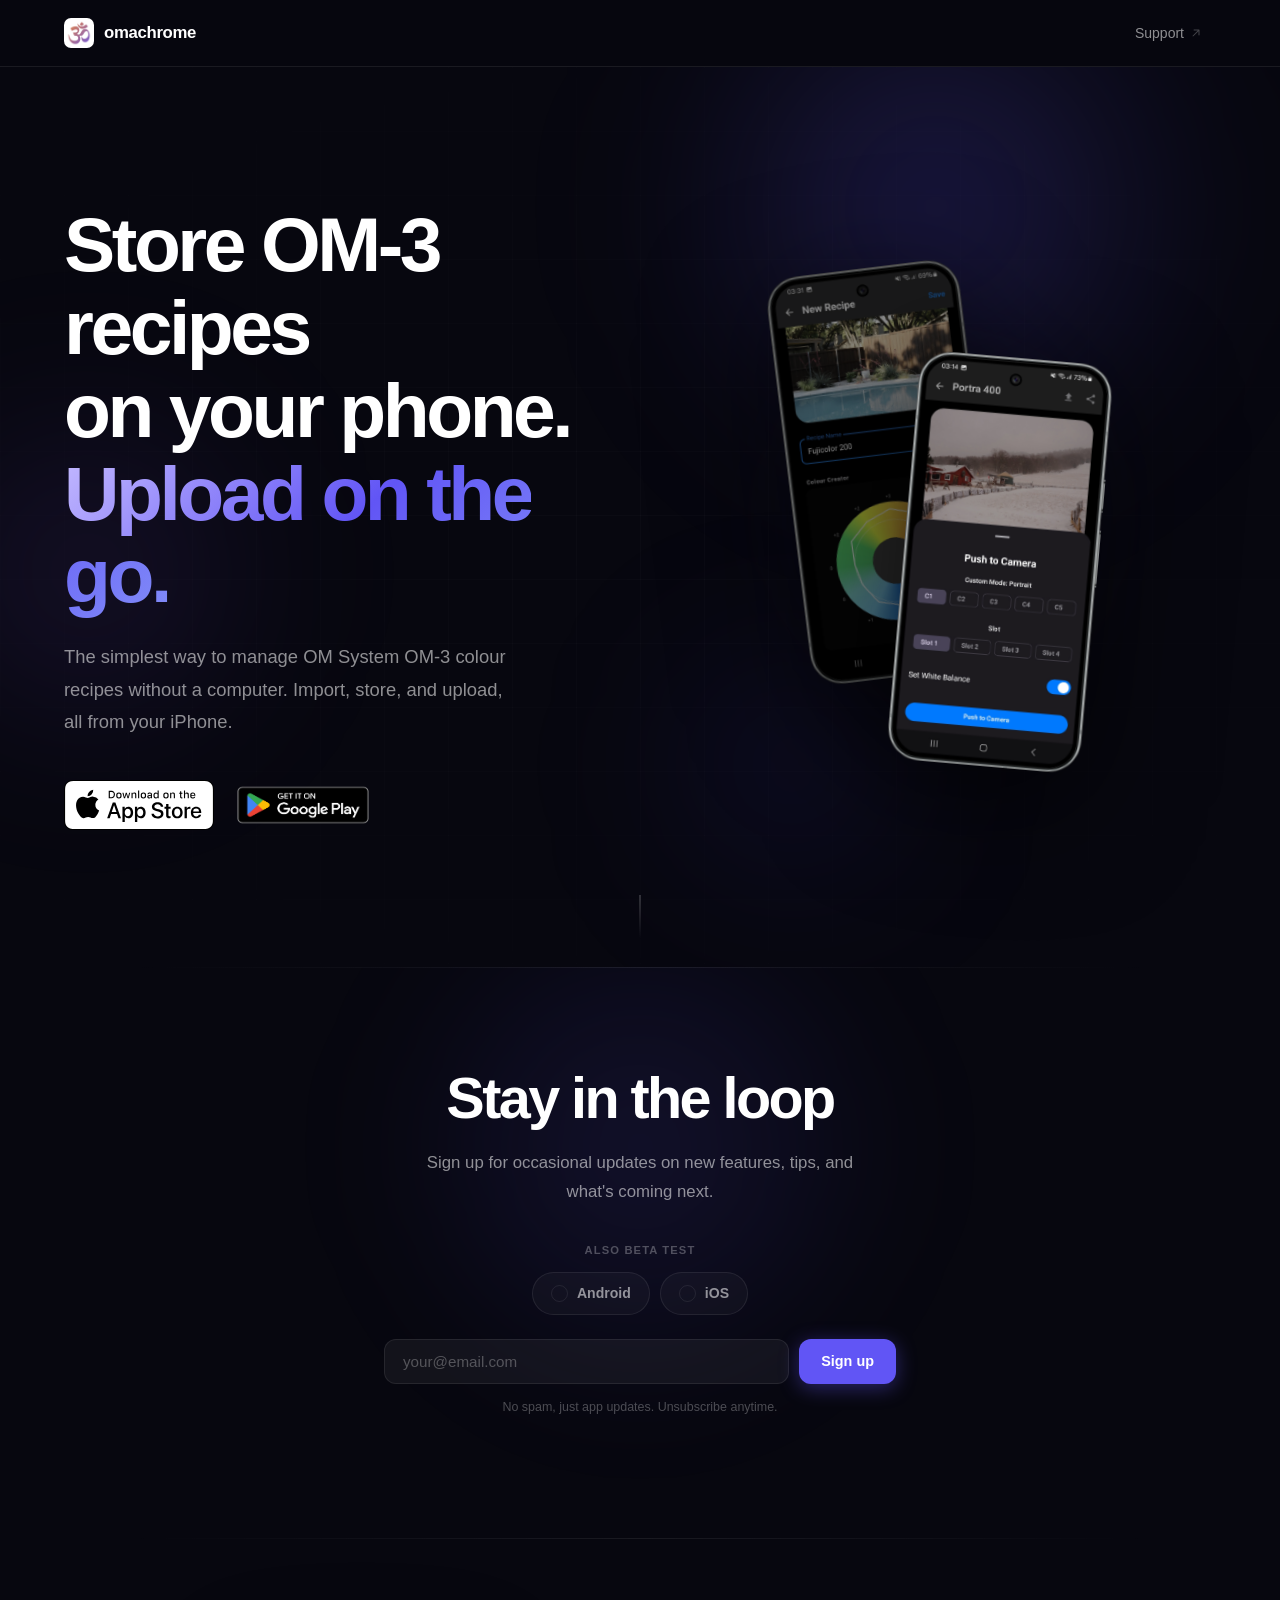
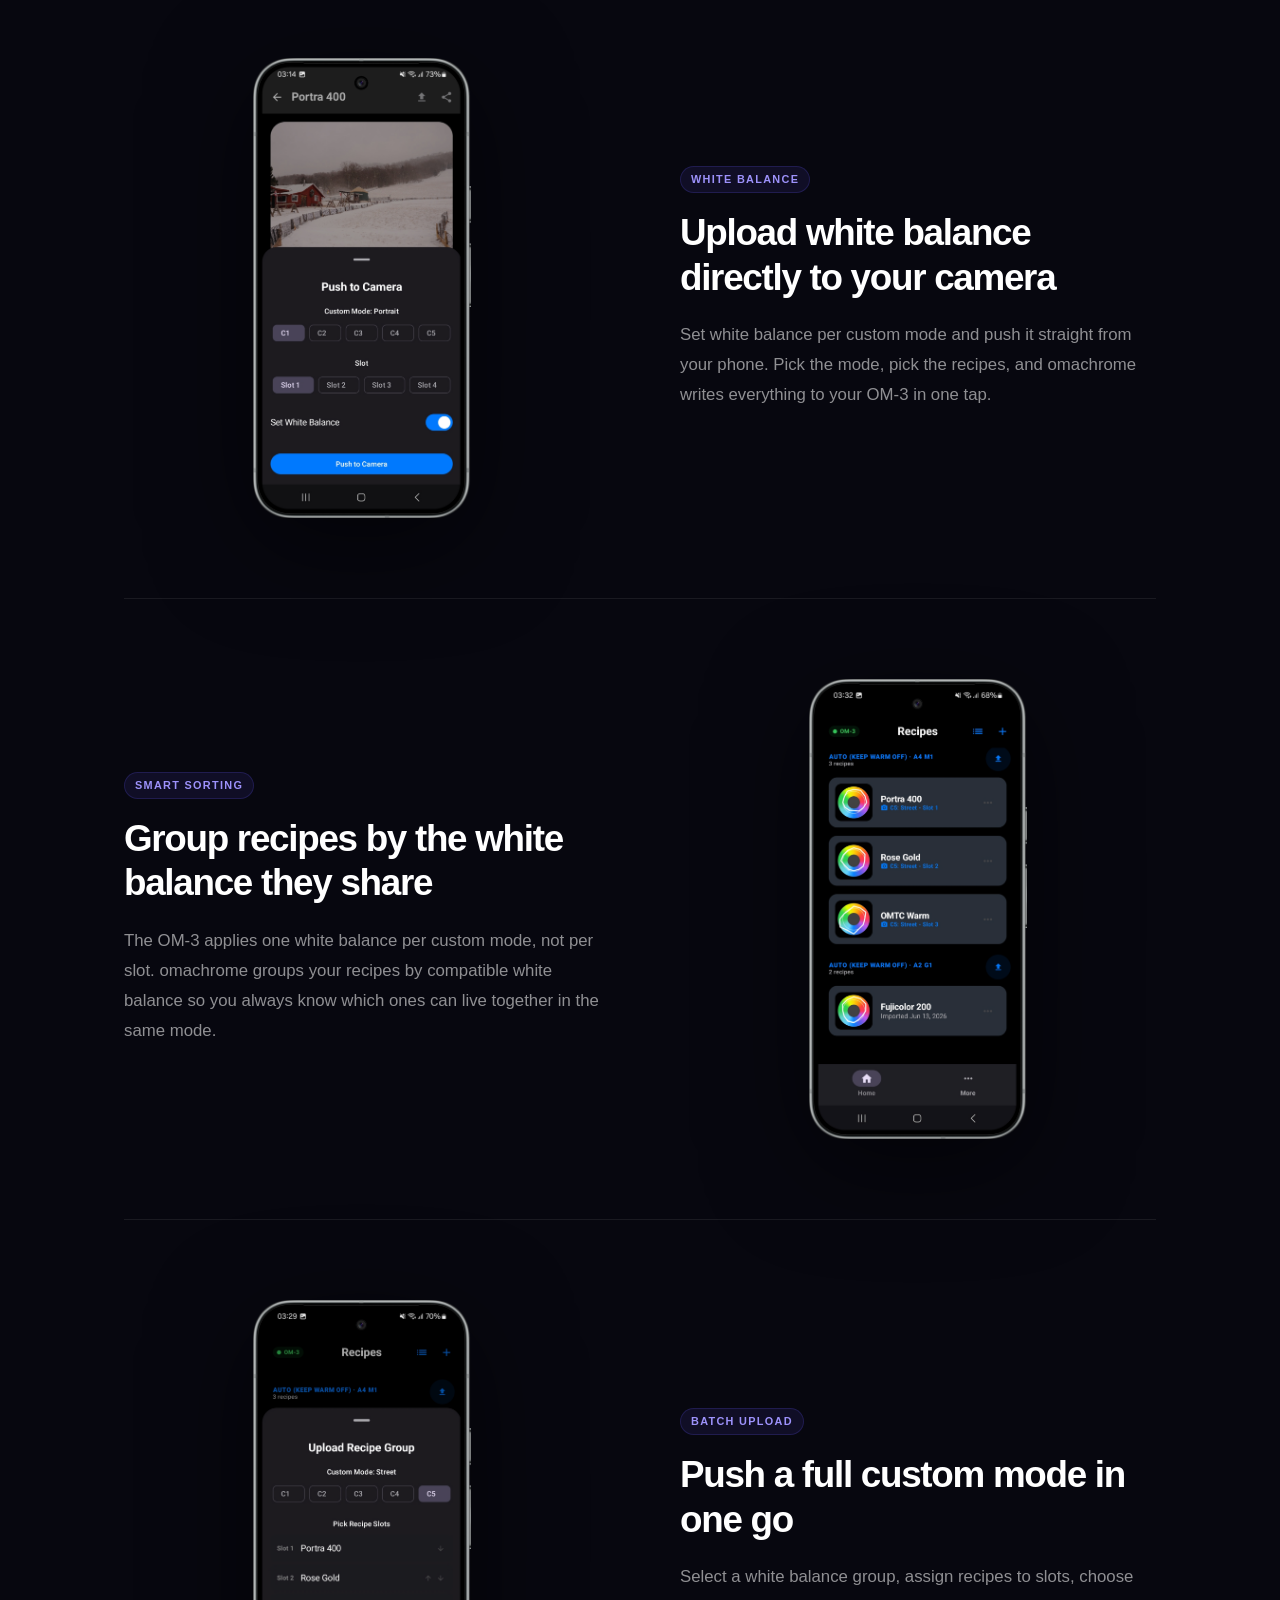
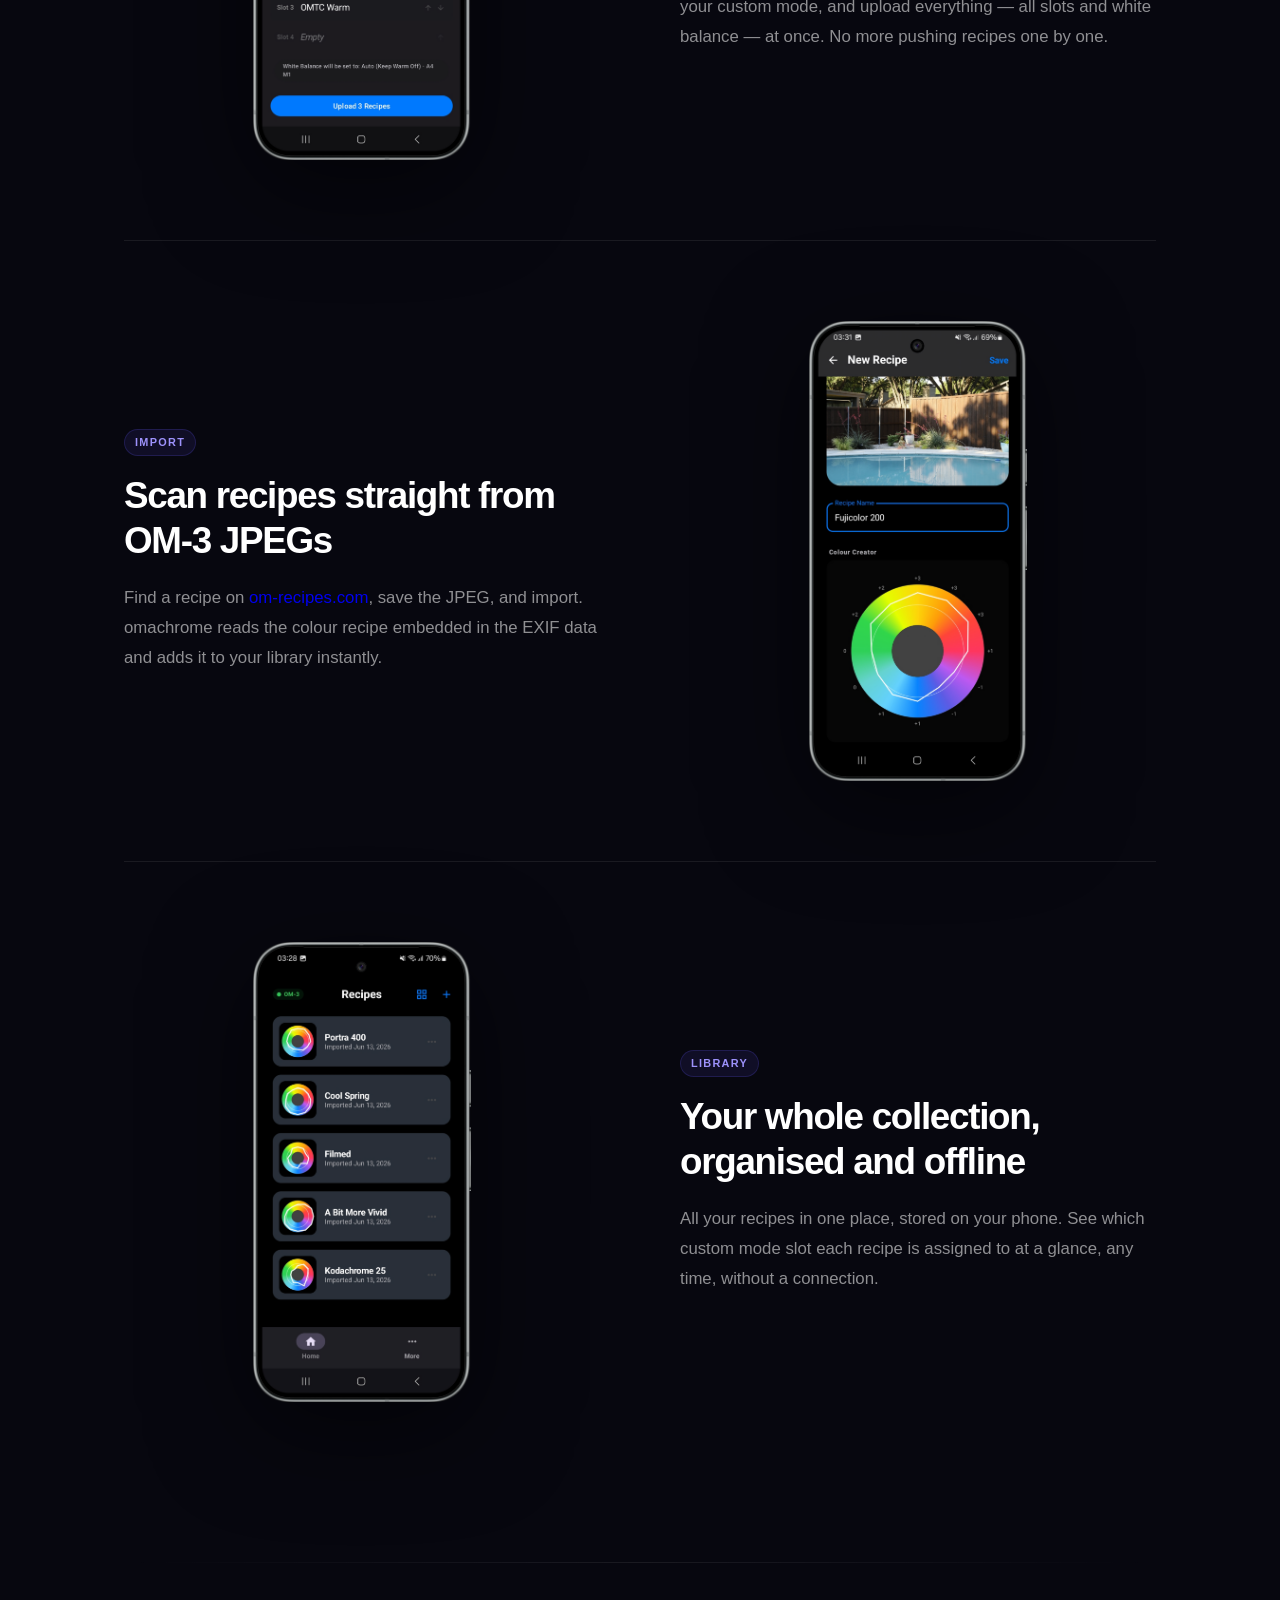
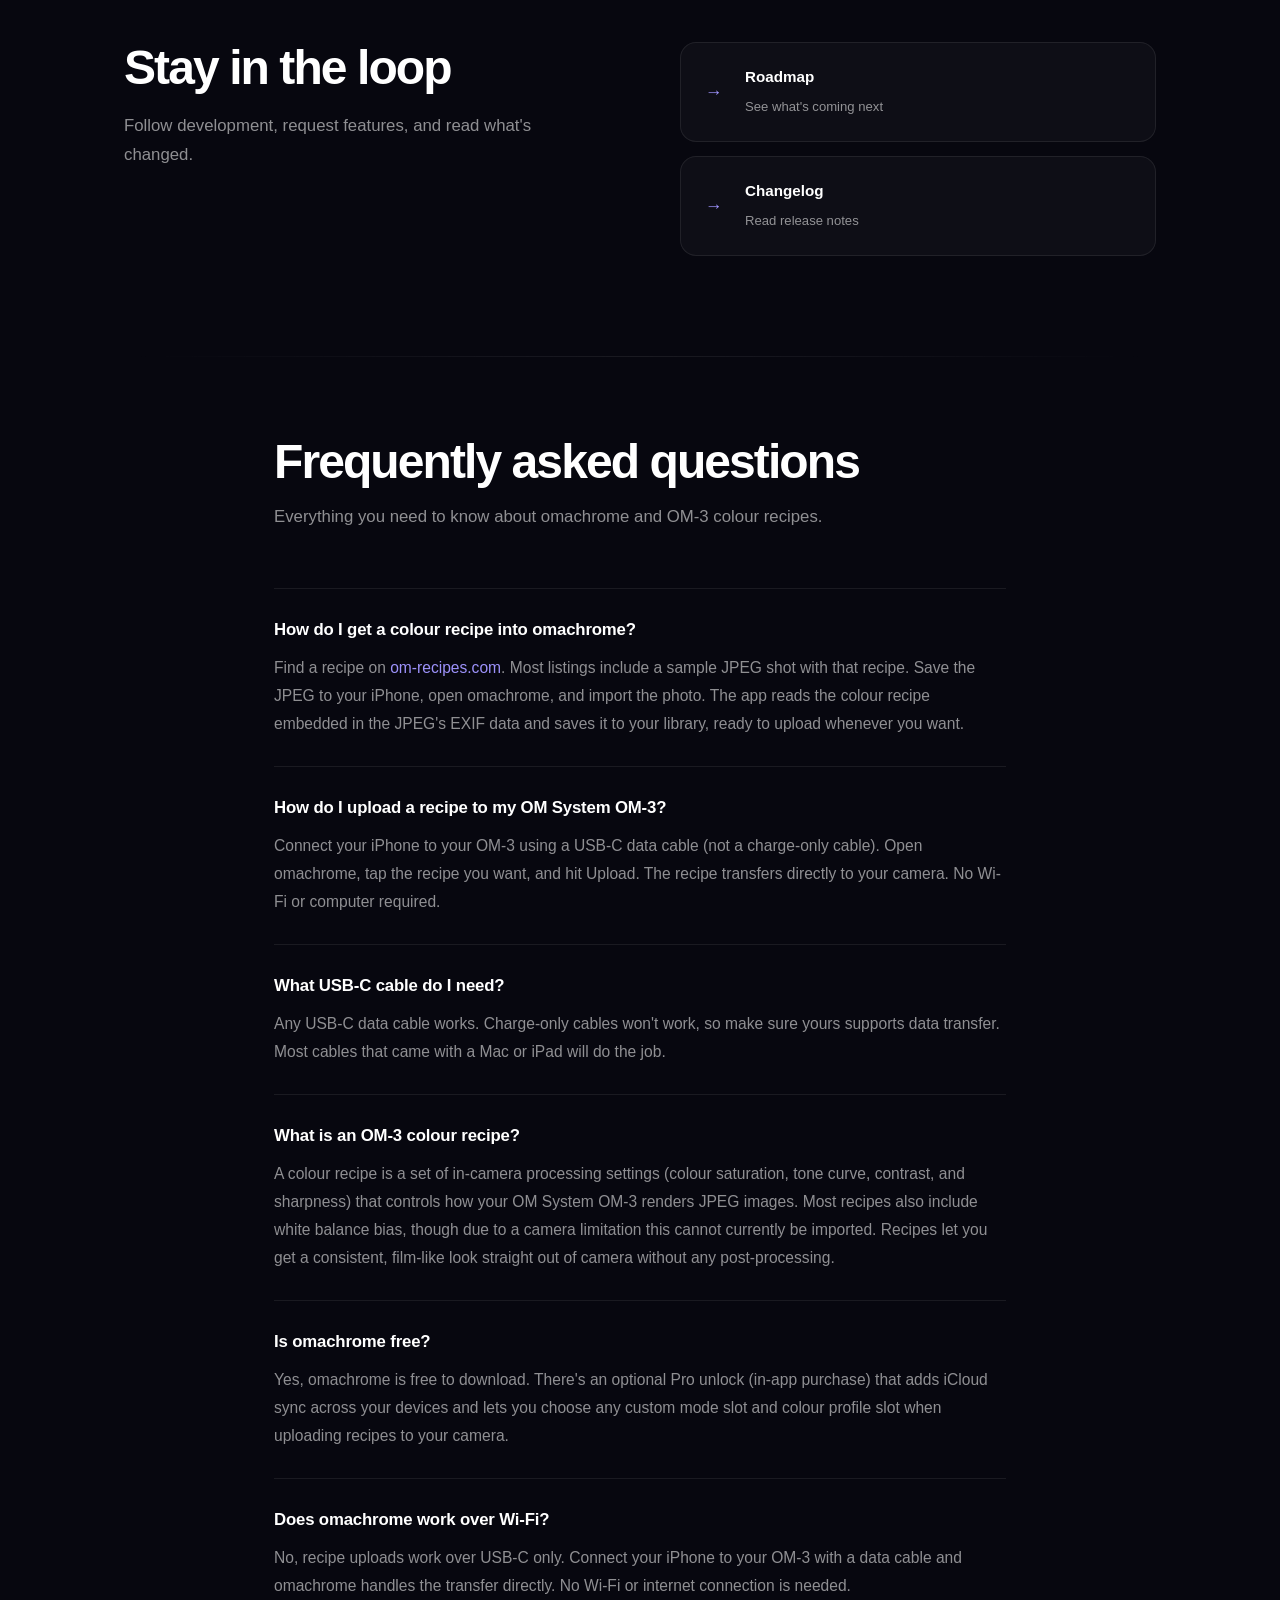
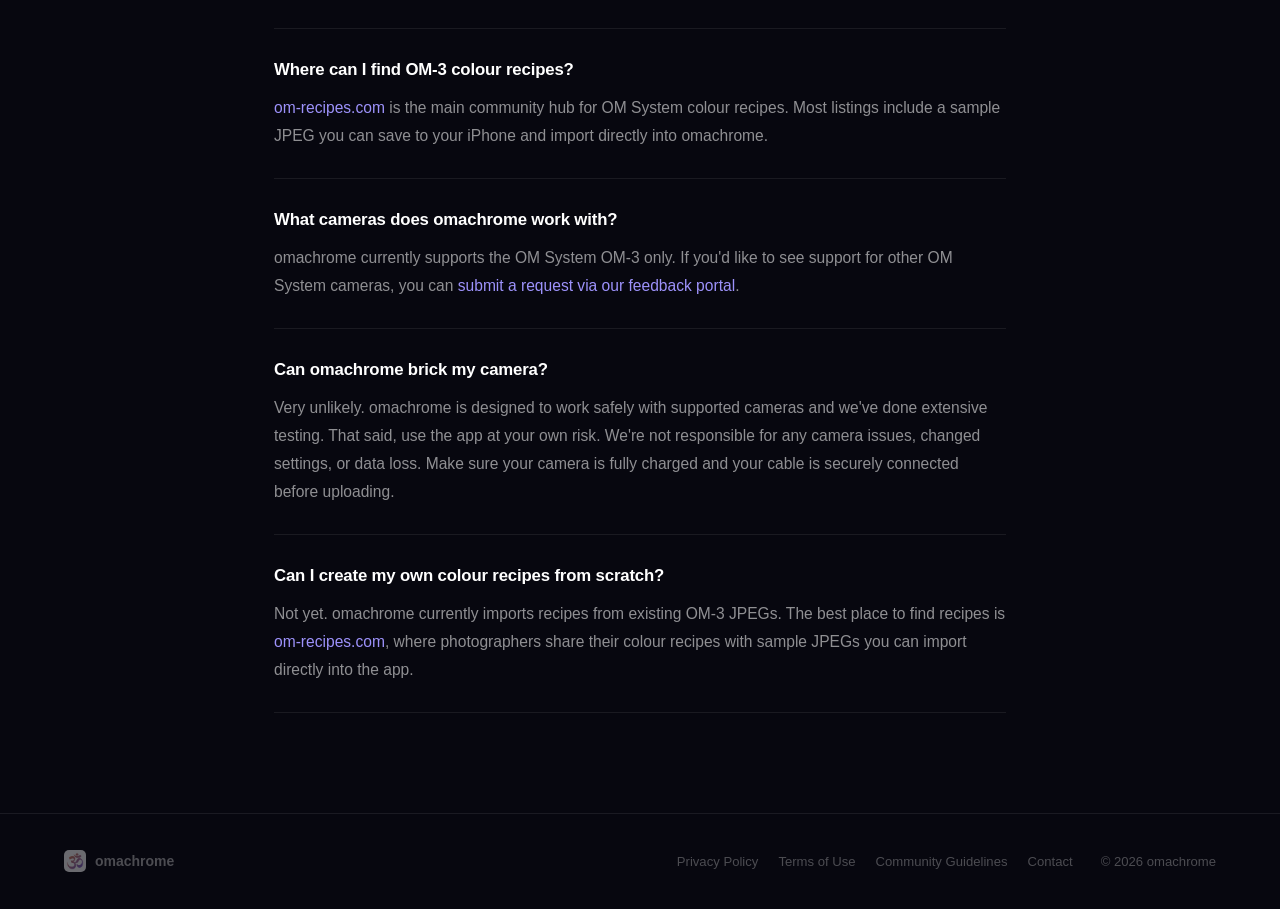
<file: index.html>
<!DOCTYPE html>
<html lang="en">
<head>
    <meta charset="UTF-8">
    <meta name="viewport" content="width=device-width, initial-scale=1.0">
    <meta name="description" content="Save and upload colour recipes to your OM System OM-3 straight from your phone. Import from any JPEG, manage your library, and beam recipes to your camera via USB-C.">
    <meta name="theme-color" content="#07070f">
    <title>omachrome | Upload OM-3 Colour Recipes from iPhone</title>
    <link rel="canonical" href="https://omachrome.com/">

    <!-- Open Graph -->
    <meta property="og:type" content="website">
    <meta property="og:url" content="https://omachrome.com/">
    <meta property="og:title" content="omachrome | Upload OM-3 Colour Recipes from iPhone">
    <meta property="og:description" content="Save and upload colour recipes to your OM System OM-3 straight from your phone. Import from any JPEG, manage your library, and beam recipes via USB-C. No computer needed.">
    <meta property="og:image" content="https://omachrome.com/img/omachrome-social.png">

    <!-- Twitter / X -->
    <meta name="twitter:card" content="summary_large_image">
    <meta name="twitter:title" content="omachrome | Upload OM-3 Colour Recipes from iPhone">
    <meta name="twitter:description" content="Save and upload colour recipes to your OM System OM-3 straight from your phone. No computer needed.">
    <meta name="twitter:image" content="https://omachrome.com/img/omachrome-social.png">

    <!-- Structured data: app -->
    <script type="application/ld+json">
    {
      "@context": "https://schema.org",
      "@type": "SoftwareApplication",
      "name": "omachrome",
      "operatingSystem": "iOS",
      "applicationCategory": "PhotographyApplication",
      "offers": {
        "@type": "Offer",
        "price": "0",
        "priceCurrency": "USD"
      },
      "description": "Save and upload colour recipes to your OM System OM-3 straight from your iPhone. Import from any JPEG, manage your library, and upload via USB-C. No computer needed.",
      "url": "https://omachrome.com",
      "downloadUrl": "https://apps.apple.com/us/app/omachrome/id6770233646"
    }
    </script>

    <!-- Structured data: FAQ -->
    <script type="application/ld+json">
    {
      "@context": "https://schema.org",
      "@type": "FAQPage",
      "mainEntity": [
        {
          "@type": "Question",
          "name": "How do I get a colour recipe into omachrome?",
          "acceptedAnswer": {
            "@type": "Answer",
            "text": "Find a recipe on om-recipes.com. Most listings include a sample JPEG shot with that recipe. Save the JPEG to your iPhone, open omachrome, and import the photo. The app reads the colour recipe embedded in the JPEG's EXIF data and saves it to your library, ready to upload whenever you want."
          }
        },
        {
          "@type": "Question",
          "name": "How do I upload a recipe to my OM System OM-3?",
          "acceptedAnswer": {
            "@type": "Answer",
            "text": "Connect your iPhone to your OM-3 using a USB-C data cable (not a charge-only cable). Open omachrome, tap the recipe you want, and hit Upload. The recipe transfers directly to your camera. No Wi-Fi or computer required."
          }
        },
        {
          "@type": "Question",
          "name": "What USB-C cable do I need?",
          "acceptedAnswer": {
            "@type": "Answer",
            "text": "Any USB-C data cable works. Charge-only cables won't work, so make sure yours supports data transfer. Most cables that came with a Mac or iPad will do the job."
          }
        },
        {
          "@type": "Question",
          "name": "What is an OM-3 colour recipe?",
          "acceptedAnswer": {
            "@type": "Answer",
            "text": "A colour recipe is a set of in-camera processing settings (colour saturation, tone curve, contrast, and sharpness) that controls how your OM System OM-3 renders JPEG images. Most recipes also include white balance bias, though due to a camera limitation this cannot currently be imported. Recipes let you get a consistent, film-like look straight out of camera without any post-processing."
          }
        },
        {
          "@type": "Question",
          "name": "Is omachrome free?",
          "acceptedAnswer": {
            "@type": "Answer",
            "text": "Yes, omachrome is free to download. There's an optional Pro unlock (in-app purchase) that adds iCloud sync across your devices and lets you choose any custom mode slot and colour profile slot when uploading recipes to your camera."
          }
        },
        {
          "@type": "Question",
          "name": "Does omachrome work over Wi-Fi?",
          "acceptedAnswer": {
            "@type": "Answer",
            "text": "No, recipe uploads work over USB-C only. Connect your iPhone to your OM-3 with a data cable and omachrome handles the transfer directly. No Wi-Fi or internet connection is needed."
          }
        },
        {
          "@type": "Question",
          "name": "Where can I find OM-3 colour recipes?",
          "acceptedAnswer": {
            "@type": "Answer",
            "text": "om-recipes.com is the main community hub for OM System colour recipes. Most listings include a sample JPEG you can save to your iPhone and import directly into omachrome."
          }
        },
        {
          "@type": "Question",
          "name": "What cameras does omachrome work with?",
          "acceptedAnswer": {
            "@type": "Answer",
            "text": "omachrome currently supports the OM System OM-3 only. If you'd like to see support for other OM System cameras, you can submit a request via the feedback portal at omachrome.featurebase.app."
          }
        },
        {
          "@type": "Question",
          "name": "Can omachrome brick my camera?",
          "acceptedAnswer": {
            "@type": "Answer",
            "text": "Very unlikely. omachrome is designed to work safely with supported cameras and we've done extensive testing. That said, use the app at your own risk. We're not responsible for any camera issues, changed settings, or data loss. Make sure your camera is fully charged and your cable is securely connected before uploading."
          }
        },
        {
          "@type": "Question",
          "name": "Can I create my own colour recipes from scratch?",
          "acceptedAnswer": {
            "@type": "Answer",
            "text": "Not yet. omachrome currently imports recipes from existing OM-3 JPEGs. The best place to find recipes is om-recipes.com, where photographers share their colour recipes with sample JPEGs you can import directly into the app."
          }
        }
      ]
    }
    </script>

    <link rel="stylesheet" href="/css/style.css">
</head>
<body>

    <!-- Header -->
    <header class="header">
        <div class="header-container">
            <a href="/" class="logo">
                <img src="/img/omachrome-icon.png" alt="omachrome" class="logo-img">
                <span class="logo-text">omachrome</span>
            </a>
            <nav class="nav">
                <a href="https://omachrome.featurebase.app/help" class="nav-link" target="_blank" rel="noopener noreferrer">
                    Support
                    <svg class="external-icon" viewBox="0 0 12 12" fill="none" xmlns="http://www.w3.org/2000/svg">
                        <path d="M3.5 3C3.5 2.72 3.72 2.5 4 2.5H9C9.28 2.5 9.5 2.72 9.5 3V8C9.5 8.28 9.28 8.5 9 8.5C8.72 8.5 8.5 8.28 8.5 8V4.21L3.35 9.35C3.16 9.55 2.84 9.55 2.65 9.35C2.45 9.16 2.45 8.84 2.65 8.65L7.79 3.5H4C3.72 3.5 3.5 3.28 3.5 3Z" fill="currentColor"/>
                    </svg>
                </a>
            </nav>
        </div>
    </header>

    <main>

        <!-- Hero -->
        <section class="hero">

            <div class="hero-bg">
                <div class="orb orb-1"></div>
                <div class="orb orb-2"></div>
                <div class="orb orb-3"></div>
                <div class="hero-grid"></div>
            </div>

            <div class="hero-inner">
                <div class="hero-content">
                    <h1 class="hero-title">
                        Store OM-3 recipes<br>on your phone.<br><span class="gradient-text">Upload on the go.</span>
                    </h1>

                    <p class="hero-subtitle">
                        The simplest way to manage OM System OM-3 colour recipes without a computer. Import, store, and upload, all from your iPhone.
                    </p>

                    <div class="hero-cta">
                        <a href="https://apps.apple.com/us/app/omachrome/id6770233646?ct=website-hero" class="cta-button" target="_blank" rel="noopener noreferrer">
                            <img src="/img/apple-app-store-badge.svg" alt="Download on the App Store" class="apple-app-store-badge-img" width="150" height="54">
                        </a>
                        <a href="https://play.google.com/store/apps/details?id=com.greglgomez.omachrome" class="cta-button-android" target="_blank" rel="noopener noreferrer">
                            <img src="/img/google-play-badge.png" alt="Get it on Google Play" class="google-play-badge-img" width="150" height="54">
                        </a>
                    </div>
                </div>

                <div class="hero-visual">
                    <div class="phones-showcase">
                        <div class="phone phone-back">
                            <img src="/img/app-screenshots/android-new-recipe.png" alt="omachrome colour wheel editor showing OM-3 recipe parameters">
                        </div>
                        <div class="phone phone-front">
                            <img src="/img/app-screenshots/android-push-to-camera.png" alt="omachrome push to camera screen with custom mode and white balance selection">
                        </div>
                        <div class="phones-glow"></div>
                    </div>
                </div>
            </div>

            <div class="hero-scroll-hint">
                <div class="scroll-line"></div>
            </div>
        </section>

        <!-- Newsletter -->
        <section class="newsletter-section" id="newsletter">
            <div class="newsletter-inner">
                <h2 class="newsletter-title">Stay in the loop</h2>
                <p class="newsletter-subtitle">
                    Sign up for occasional updates on new features, tips, and what's coming next.
                </p>
                <form class="newsletter-form" id="newsletter-form" novalidate>
                    <div class="beta-optins">
                        <span class="beta-optins-label">Also beta test</span>
                        <div class="beta-chip-group">
                            <label class="beta-chip" id="android-beta-chip" for="android-beta-check-input">
                                <input type="checkbox" id="android-beta-check-input" class="beta-chip-input">
                                <span class="beta-chip-dot">
                                    <svg class="beta-chip-check" viewBox="0 0 12 10" fill="none" width="9" height="8" xmlns="http://www.w3.org/2000/svg">
                                        <path d="M1 5L4.5 8.5L11 1.5" stroke="white" stroke-width="2" stroke-linecap="round" stroke-linejoin="round"/>
                                    </svg>
                                </span>
                                Android
                            </label>
                            <label class="beta-chip" id="ios-beta-chip" for="ios-beta-check-input">
                                <input type="checkbox" id="ios-beta-check-input" class="beta-chip-input">
                                <span class="beta-chip-dot">
                                    <svg class="beta-chip-check" viewBox="0 0 12 10" fill="none" width="9" height="8" xmlns="http://www.w3.org/2000/svg">
                                        <path d="M1 5L4.5 8.5L11 1.5" stroke="white" stroke-width="2" stroke-linecap="round" stroke-linejoin="round"/>
                                    </svg>
                                </span>
                                iOS
                            </label>
                        </div>
                        <p class="beta-hint" id="beta-hint" hidden>
                            <svg class="beta-hint-icon" viewBox="0 0 16 16" fill="none" width="14" height="14" xmlns="http://www.w3.org/2000/svg">
                                <circle cx="8" cy="8" r="6.5" stroke="currentColor" stroke-width="1.3"/>
                                <path d="M8 7.2v3.4M8 5v.01" stroke="currentColor" stroke-width="1.4" stroke-linecap="round"/>
                            </svg>
                            <span id="beta-hint-text"></span>
                        </p>
                    </div>
                    <div class="newsletter-row">
                        <input
                            type="email"
                            class="newsletter-input"
                            id="newsletter-email"
                            placeholder="your@email.com"
                            autocomplete="email"
                            required
                        >
                        <button type="submit" class="newsletter-submit" id="newsletter-submit">
                            Sign up
                        </button>
                    </div>
                    <p class="newsletter-validation" id="newsletter-validation" hidden></p>
                    <p class="newsletter-fine-print">No spam, just app updates. Unsubscribe anytime.</p>
                </form>
                <div class="newsletter-feedback newsletter-success" id="newsletter-success" hidden>
                    <svg viewBox="0 0 20 20" fill="none" width="18" height="18"><circle cx="10" cy="10" r="9" stroke="currentColor" stroke-width="1.5"/><path d="M6.5 10.5l2.5 2.5 4.5-5" stroke="currentColor" stroke-width="1.5" stroke-linecap="round" stroke-linejoin="round"/></svg>
                    <span id="newsletter-success-text">You're on the list. We'll be in touch.</span>
                </div>
                <div class="newsletter-feedback newsletter-error" id="newsletter-error" hidden>
                    Something went wrong. <a href="mailto:hello@omachrome.com">Email us</a> and we'll sort it.
                </div>
            </div>
        </section>

        <!-- Features -->
        <section class="features">
            <div class="features-inner">

                <!-- Feature 1: White balance upload (standout) -->
                <div class="feature-row">
                    <div class="feature-visual">
                        <div class="feature-phone">
                            <img src="/img/app-screenshots/android-push-to-camera.png" alt="omachrome push to camera screen showing custom mode selection and white balance toggle">
                        </div>
                    </div>
                    <div class="feature-text">
                        <span class="feature-label">White Balance</span>
                        <h3>Upload white balance directly to your camera</h3>
                        <p>Set white balance per custom mode and push it straight from your phone. Pick the mode, pick the recipes, and omachrome writes everything to your OM-3 in one tap.</p>
                    </div>
                </div>

                <!-- Feature 2: Group by white balance (standout) -->
                <div class="feature-row feature-row--reverse">
                    <div class="feature-visual">
                        <div class="feature-phone">
                            <img src="/img/app-screenshots/android-group-by-white-balance.png" alt="omachrome recipes grouped by compatible white balance setting">
                        </div>
                    </div>
                    <div class="feature-text">
                        <span class="feature-label">Smart Sorting</span>
                        <h3>Group recipes by the white balance they share</h3>
                        <p>The OM-3 applies one white balance per custom mode, not per slot. omachrome groups your recipes by compatible white balance so you always know which ones can live together in the same mode.</p>
                    </div>
                </div>

                <!-- Feature 3: Batch upload (standout) -->
                <div class="feature-row">
                    <div class="feature-visual">
                        <div class="feature-phone">
                            <img src="/img/app-screenshots/android-upload-recipe-group.png" alt="omachrome upload recipe group screen assigning recipes to camera slots">
                        </div>
                    </div>
                    <div class="feature-text">
                        <span class="feature-label">Batch Upload</span>
                        <h3>Push a full custom mode in one go</h3>
                        <p>Select a white balance group, assign recipes to slots, choose your custom mode, and upload everything — all slots and white balance — at once. No more pushing recipes one by one.</p>
                    </div>
                </div>

                <!-- Feature 4: Import -->
                <div class="feature-row feature-row--reverse">
                    <div class="feature-visual">
                        <div class="feature-phone">
                            <img src="/img/app-screenshots/android-new-recipe.png" alt="Creating a new recipe in omachrome by importing an OM-3 JPEG with colour wheel">
                        </div>
                    </div>
                    <div class="feature-text">
                        <span class="feature-label">Import</span>
                        <h3>Scan recipes straight from OM-3 JPEGs</h3>
                        <p>Find a recipe on <a href="https://om-recipes.com" target="_blank" rel="noopener noreferrer">om-recipes.com</a>, save the JPEG, and import. omachrome reads the colour recipe embedded in the EXIF data and adds it to your library instantly.</p>
                    </div>
                </div>

                <!-- Feature 5: Library -->
                <div class="feature-row">
                    <div class="feature-visual">
                        <div class="feature-phone">
                            <img src="/img/app-screenshots/android-recipes-list.png" alt="omachrome recipe library showing saved recipes with their assigned camera slots">
                        </div>
                    </div>
                    <div class="feature-text">
                        <span class="feature-label">Library</span>
                        <h3>Your whole collection, organised and offline</h3>
                        <p>All your recipes in one place, stored on your phone. See which custom mode slot each recipe is assigned to at a glance, any time, without a connection.</p>
                    </div>
                </div>

            </div>
        </section>

        <!-- Stay in the loop -->
        <section class="loop-section">
            <div class="loop-inner">
                <div class="loop-text">
                    <h2>Stay in the loop</h2>
                    <p>Follow development, request features, and read what's changed.</p>
                </div>
                <div class="loop-links">
                    <a href="https://omachrome.featurebase.app/roadmap" class="loop-link" target="_blank" rel="noopener noreferrer">
                        <div class="loop-link-icon">→</div>
                        <div>
                            <strong>Roadmap</strong>
                            <span>See what's coming next</span>
                        </div>
                    </a>
                    <a href="https://omachrome.featurebase.app/changelog" class="loop-link" target="_blank" rel="noopener noreferrer">
                        <div class="loop-link-icon">→</div>
                        <div>
                            <strong>Changelog</strong>
                            <span>Read release notes</span>
                        </div>
                    </a>
                </div>
            </div>
        </section>

        <!-- FAQ -->
        <section class="faq-section">
            <div class="faq-inner">
                <div class="faq-header">
                    <h2>Frequently asked questions</h2>
                    <p>Everything you need to know about omachrome and OM-3 colour recipes.</p>
                </div>
                <dl class="faq-list">
                    <div class="faq-item">
                        <dt>How do I get a colour recipe into omachrome?</dt>
                        <dd>Find a recipe on <a href="https://om-recipes.com" target="_blank" rel="noopener noreferrer">om-recipes.com</a>. Most listings include a sample JPEG shot with that recipe. Save the JPEG to your iPhone, open omachrome, and import the photo. The app reads the colour recipe embedded in the JPEG's EXIF data and saves it to your library, ready to upload whenever you want.</dd>
                    </div>
                    <div class="faq-item">
                        <dt>How do I upload a recipe to my OM System OM-3?</dt>
                        <dd>Connect your iPhone to your OM-3 using a USB-C data cable (not a charge-only cable). Open omachrome, tap the recipe you want, and hit Upload. The recipe transfers directly to your camera. No Wi-Fi or computer required.</dd>
                    </div>
                    <div class="faq-item">
                        <dt>What USB-C cable do I need?</dt>
                        <dd>Any USB-C data cable works. Charge-only cables won't work, so make sure yours supports data transfer. Most cables that came with a Mac or iPad will do the job.</dd>
                    </div>
                    <div class="faq-item">
                        <dt>What is an OM-3 colour recipe?</dt>
                        <dd>A colour recipe is a set of in-camera processing settings (colour saturation, tone curve, contrast, and sharpness) that controls how your OM System OM-3 renders JPEG images. Most recipes also include white balance bias, though due to a camera limitation this cannot currently be imported. Recipes let you get a consistent, film-like look straight out of camera without any post-processing.</dd>
                    </div>
                    <div class="faq-item">
                        <dt>Is omachrome free?</dt>
                        <dd>Yes, omachrome is free to download. There's an optional Pro unlock (in-app purchase) that adds iCloud sync across your devices and lets you choose any custom mode slot and colour profile slot when uploading recipes to your camera.</dd>
                    </div>
                    <div class="faq-item">
                        <dt>Does omachrome work over Wi-Fi?</dt>
                        <dd>No, recipe uploads work over USB-C only. Connect your iPhone to your OM-3 with a data cable and omachrome handles the transfer directly. No Wi-Fi or internet connection is needed.</dd>
                    </div>
                    <div class="faq-item">
                        <dt>Where can I find OM-3 colour recipes?</dt>
                        <dd><a href="https://om-recipes.com" target="_blank" rel="noopener noreferrer">om-recipes.com</a> is the main community hub for OM System colour recipes. Most listings include a sample JPEG you can save to your iPhone and import directly into omachrome.</dd>
                    </div>
                    <div class="faq-item">
                        <dt>What cameras does omachrome work with?</dt>
                        <dd>omachrome currently supports the OM System OM-3 only. If you'd like to see support for other OM System cameras, you can <a href="https://omachrome.featurebase.app" target="_blank" rel="noopener noreferrer">submit a request via our feedback portal</a>.</dd>
                    </div>
                    <div class="faq-item">
                        <dt>Can omachrome brick my camera?</dt>
                        <dd>Very unlikely. omachrome is designed to work safely with supported cameras and we've done extensive testing. That said, use the app at your own risk. We're not responsible for any camera issues, changed settings, or data loss. Make sure your camera is fully charged and your cable is securely connected before uploading.</dd>
                    </div>
                    <div class="faq-item">
                        <dt>Can I create my own colour recipes from scratch?</dt>
                        <dd>Not yet. omachrome currently imports recipes from existing OM-3 JPEGs. The best place to find recipes is <a href="https://om-recipes.com" target="_blank" rel="noopener noreferrer">om-recipes.com</a>, where photographers share their colour recipes with sample JPEGs you can import directly into the app.</dd>
                    </div>
                </dl>
            </div>
        </section>

    </main>

    <!-- Footer -->
    <footer class="footer">
        <div class="footer-container">
            <div class="footer-logo">
                <img src="/img/omachrome-icon.png" alt="omachrome" class="footer-logo-img">
                omachrome
            </div>
            <div class="footer-right">
                <div class="footer-links">
                    <a href="/privacy.html" class="footer-link">Privacy Policy</a>
                    <a href="/terms.html" class="footer-link">Terms of Use</a>
                    <a href="/guidelines.html" class="footer-link">Community Guidelines</a>
                    <a href="mailto:hello@omachrome.com" class="footer-link">Contact</a>
                </div>
                <p class="footer-copyright">&copy; 2026 omachrome</p>
            </div>
        </div>
    </footer>

    <script src="/js/main.js"></script>
</body>
</html>
</file>
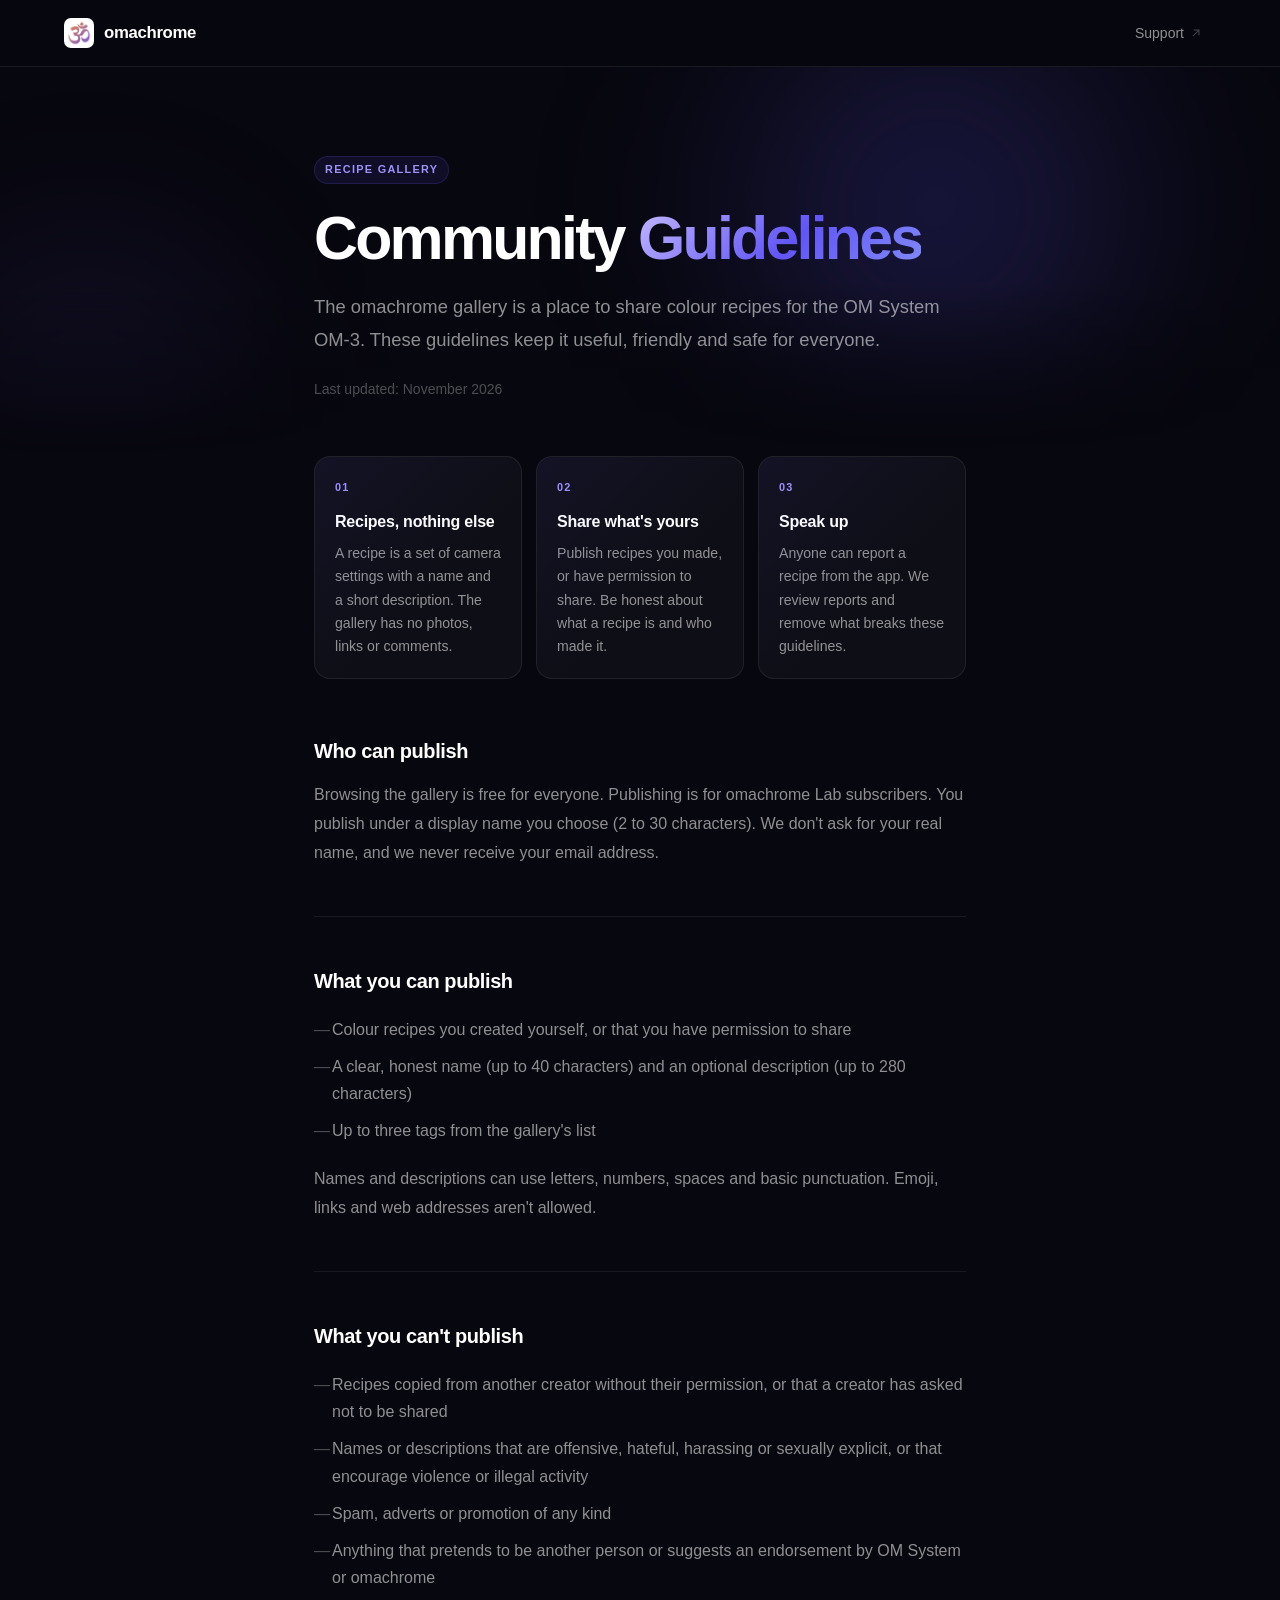
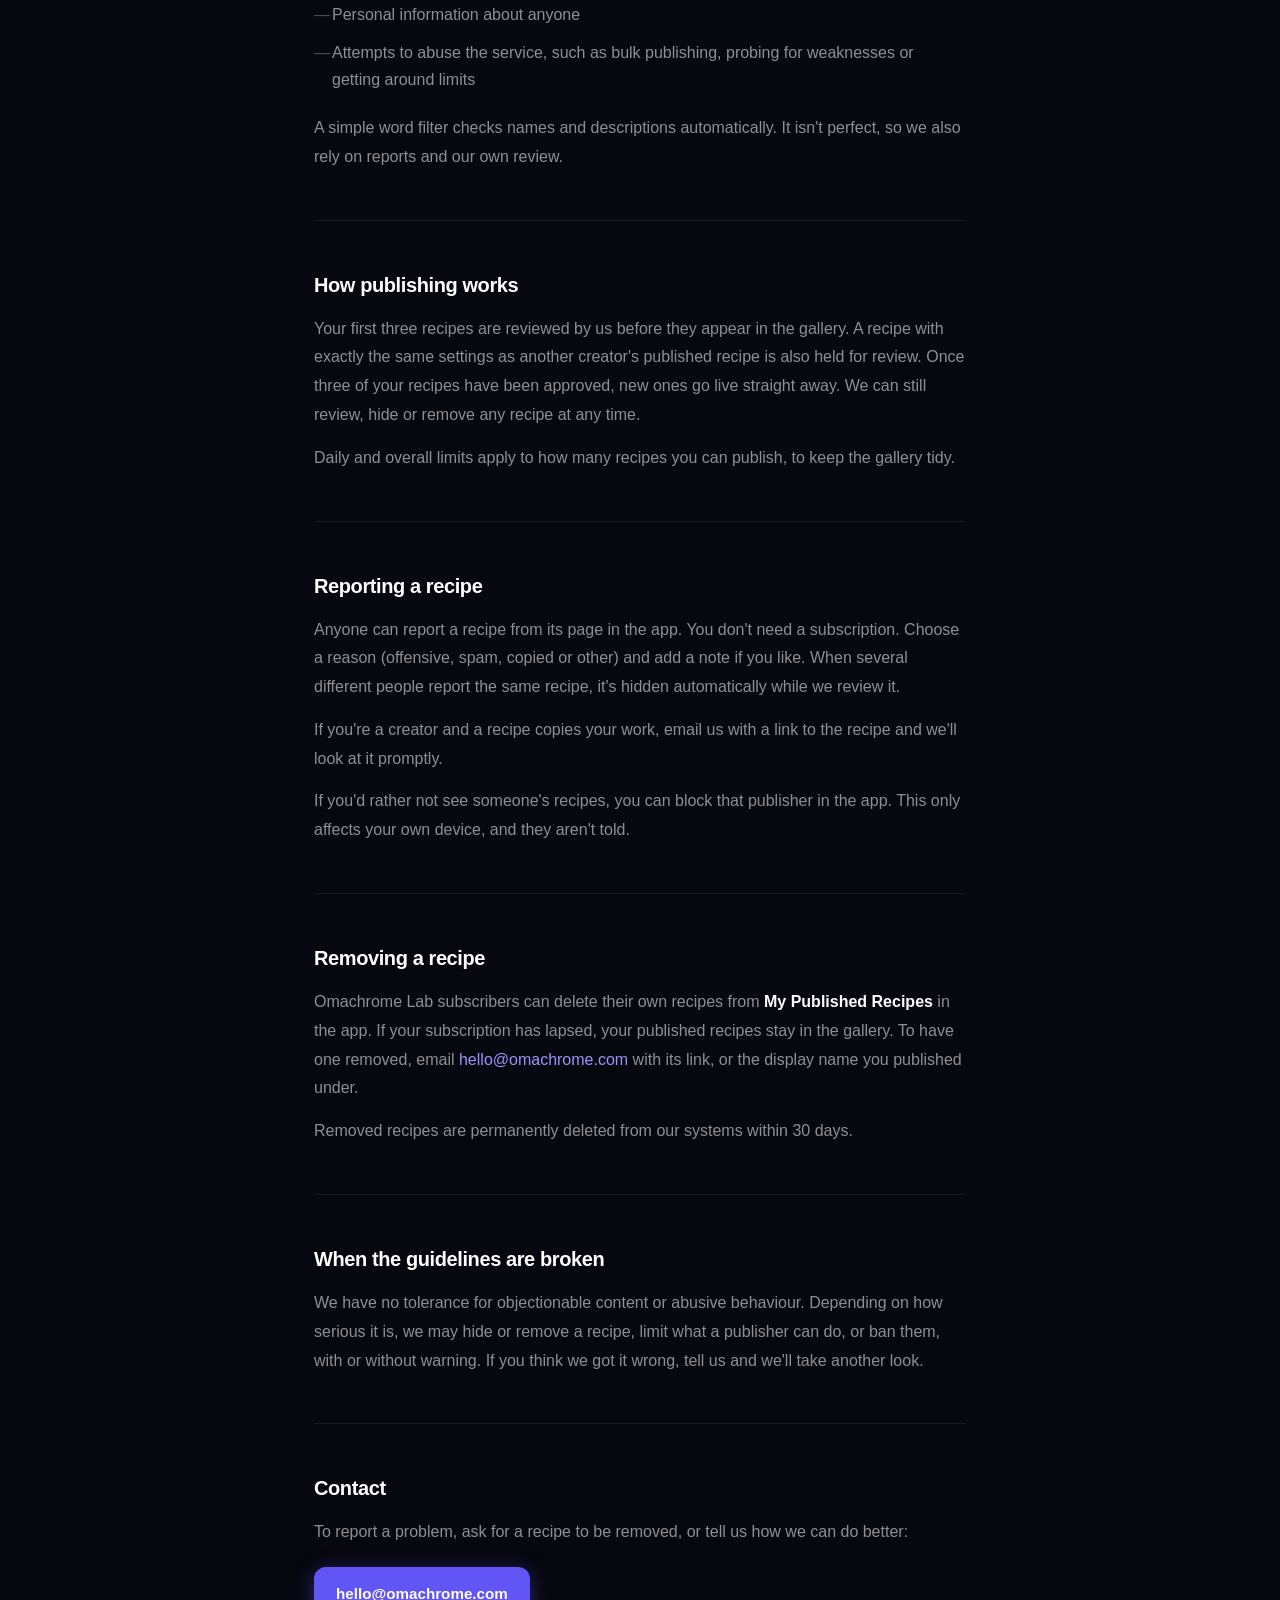
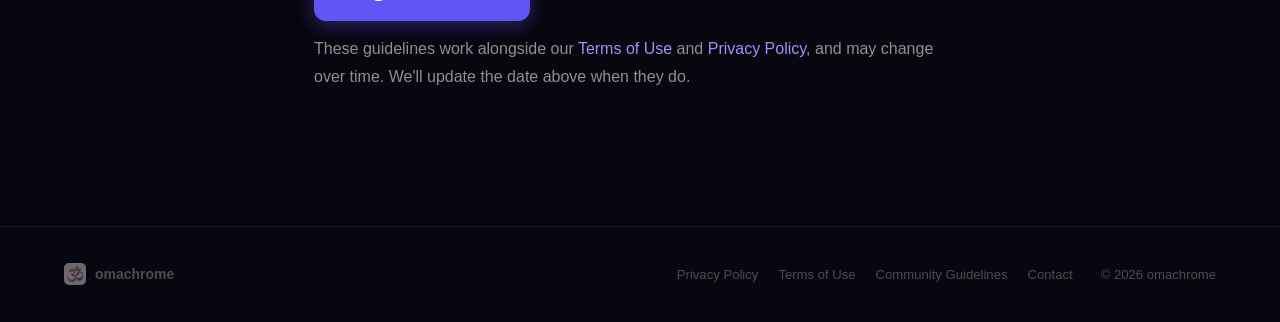
<file: guidelines.html>
<!DOCTYPE html>
<html lang="en">
<head>
    <meta charset="UTF-8">
    <meta name="viewport" content="width=device-width, initial-scale=1.0">
    <meta name="description" content="How to share colour recipes in the omachrome gallery, how reports work, and how to have a recipe removed.">
    <meta name="theme-color" content="#07070f">
    <title>Community Guidelines - omachrome</title>
    <link rel="canonical" href="https://omachrome.com/guidelines.html">

    <!-- Open Graph -->
    <meta property="og:type" content="website">
    <meta property="og:url" content="https://omachrome.com/guidelines.html">
    <meta property="og:title" content="Community Guidelines - omachrome">
    <meta property="og:description" content="How to share colour recipes in the omachrome gallery, how reports work, and how to have a recipe removed.">
    <meta property="og:image" content="https://omachrome.com/img/omachrome-social.png">
    <meta name="twitter:card" content="summary_large_image">
    <meta name="twitter:title" content="Community Guidelines - omachrome">
    <meta name="twitter:description" content="How to share colour recipes in the omachrome gallery, how reports work, and how to have a recipe removed.">
    <meta name="twitter:image" content="https://omachrome.com/img/omachrome-social.png">

    <link rel="stylesheet" href="/css/style.css">
</head>
<body>

    <!-- Header -->
    <header class="header">
        <div class="header-container">
            <a href="/" class="logo">
                <img src="/img/omachrome-icon.png" alt="omachrome" class="logo-img">
                <span class="logo-text">omachrome</span>
            </a>
            <nav class="nav">
                <a href="https://omachrome.featurebase.app/help" class="nav-link" target="_blank" rel="noopener noreferrer">
                    Support
                    <svg class="external-icon" viewBox="0 0 12 12" fill="none" xmlns="http://www.w3.org/2000/svg">
                        <path d="M3.5 3C3.5 2.72 3.72 2.5 4 2.5H9C9.28 2.5 9.5 2.72 9.5 3V8C9.5 8.28 9.28 8.5 9 8.5C8.72 8.5 8.5 8.28 8.5 8V4.21L3.35 9.35C3.16 9.55 2.84 9.55 2.65 9.35C2.45 9.16 2.45 8.84 2.65 8.65L7.79 3.5H4C3.72 3.5 3.5 3.28 3.5 3Z" fill="currentColor"/>
                    </svg>
                </a>
            </nav>
        </div>
    </header>

    <main>

        <!-- Hero -->
        <section class="doc-hero">
            <div class="hero-bg">
                <div class="orb orb-1"></div>
                <div class="orb orb-2"></div>
            </div>
            <div class="doc-hero-inner">
                <span class="feature-label">Recipe Gallery</span>
                <h1 class="doc-title">Community <span class="gradient-text">Guidelines</span></h1>
                <p class="doc-lead">The omachrome gallery is a place to share colour recipes for the OM System OM-3. These guidelines keep it useful, friendly and safe for everyone.</p>
                <p class="last-updated doc-updated">Last updated: November 2026</p>
            </div>
        </section>

        <!-- The short version -->
        <section class="principles" aria-label="The short version">
            <div class="principle">
                <span class="principle-num">01</span>
                <h3>Recipes, nothing else</h3>
                <p>A recipe is a set of camera settings with a name and a short description. The gallery has no photos, links or comments.</p>
            </div>
            <div class="principle">
                <span class="principle-num">02</span>
                <h3>Share what's yours</h3>
                <p>Publish recipes you made, or have permission to share. Be honest about what a recipe is and who made it.</p>
            </div>
            <div class="principle">
                <span class="principle-num">03</span>
                <h3>Speak up</h3>
                <p>Anyone can report a recipe from the app. We review reports and remove what breaks these guidelines.</p>
            </div>
        </section>

        <!-- Details -->
        <div class="privacy-page doc-body">
            <div class="privacy-container">
                <h2>Who can publish</h2>
                <p>Browsing the gallery is free for everyone. Publishing is for omachrome Lab subscribers. You publish under a display name you choose (2 to 30 characters). We don't ask for your real name, and we never receive your email address.</p>

                <h2>What you can publish</h2>
                <ul>
                    <li>Colour recipes you created yourself, or that you have permission to share</li>
                    <li>A clear, honest name (up to 40 characters) and an optional description (up to 280 characters)</li>
                    <li>Up to three tags from the gallery's list</li>
                </ul>
                <p>Names and descriptions can use letters, numbers, spaces and basic punctuation. Emoji, links and web addresses aren't allowed.</p>

                <h2>What you can't publish</h2>
                <ul>
                    <li>Recipes copied from another creator without their permission, or that a creator has asked not to be shared</li>
                    <li>Names or descriptions that are offensive, hateful, harassing or sexually explicit, or that encourage violence or illegal activity</li>
                    <li>Spam, adverts or promotion of any kind</li>
                    <li>Anything that pretends to be another person or suggests an endorsement by OM System or omachrome</li>
                    <li>Personal information about anyone</li>
                    <li>Attempts to abuse the service, such as bulk publishing, probing for weaknesses or getting around limits</li>
                </ul>
                <p>A simple word filter checks names and descriptions automatically. It isn't perfect, so we also rely on reports and our own review.</p>

                <h2>How publishing works</h2>
                <p>Your first three recipes are reviewed by us before they appear in the gallery. A recipe with exactly the same settings as another creator's published recipe is also held for review. Once three of your recipes have been approved, new ones go live straight away. We can still review, hide or remove any recipe at any time.</p>
                <p>Daily and overall limits apply to how many recipes you can publish, to keep the gallery tidy.</p>

                <h2>Reporting a recipe</h2>
                <p>Anyone can report a recipe from its page in the app. You don't need a subscription. Choose a reason (offensive, spam, copied or other) and add a note if you like. When several different people report the same recipe, it's hidden automatically while we review it.</p>
                <p>If you're a creator and a recipe copies your work, email us with a link to the recipe and we'll look at it promptly.</p>
                <p>If you'd rather not see someone's recipes, you can block that publisher in the app. This only affects your own device, and they aren't told.</p>

                <h2>Removing a recipe</h2>
                <p>Omachrome Lab subscribers can delete their own recipes from <strong>My Published Recipes</strong> in the app. If your subscription has lapsed, your published recipes stay in the gallery. To have one removed, email <a href="mailto:hello@omachrome.com">hello@omachrome.com</a> with its link, or the display name you published under.</p>
                <p>Removed recipes are permanently deleted from our systems within 30 days.</p>

                <h2>When the guidelines are broken</h2>
                <p>We have no tolerance for objectionable content or abusive behaviour. Depending on how serious it is, we may hide or remove a recipe, limit what a publisher can do, or ban them, with or without warning. If you think we got it wrong, tell us and we'll take another look.</p>

                <h2>Contact</h2>
                <p>To report a problem, ask for a recipe to be removed, or tell us how we can do better:</p>
                <p><a href="mailto:hello@omachrome.com" class="doc-contact">hello@omachrome.com</a></p>
                <p>These guidelines work alongside our <a href="/terms.html">Terms of Use</a> and <a href="/privacy.html">Privacy Policy</a>, and may change over time. We'll update the date above when they do.</p>
            </div>
        </div>

    </main>

    <!-- Footer -->
    <footer class="footer">
        <div class="footer-container">
            <div class="footer-logo">
                <img src="/img/omachrome-icon.png" alt="omachrome" class="footer-logo-img">
                omachrome
            </div>
            <div class="footer-right">
                <div class="footer-links">
                    <a href="/privacy.html" class="footer-link">Privacy Policy</a>
                    <a href="/terms.html" class="footer-link">Terms of Use</a>
                    <a href="/guidelines.html" class="footer-link">Community Guidelines</a>
                    <a href="mailto:hello@omachrome.com" class="footer-link">Contact</a>
                </div>
                <p class="footer-copyright">&copy; 2026 omachrome</p>
            </div>
        </div>
    </footer>

    <script src="/js/main.js"></script>
</body>
</html>
</file>
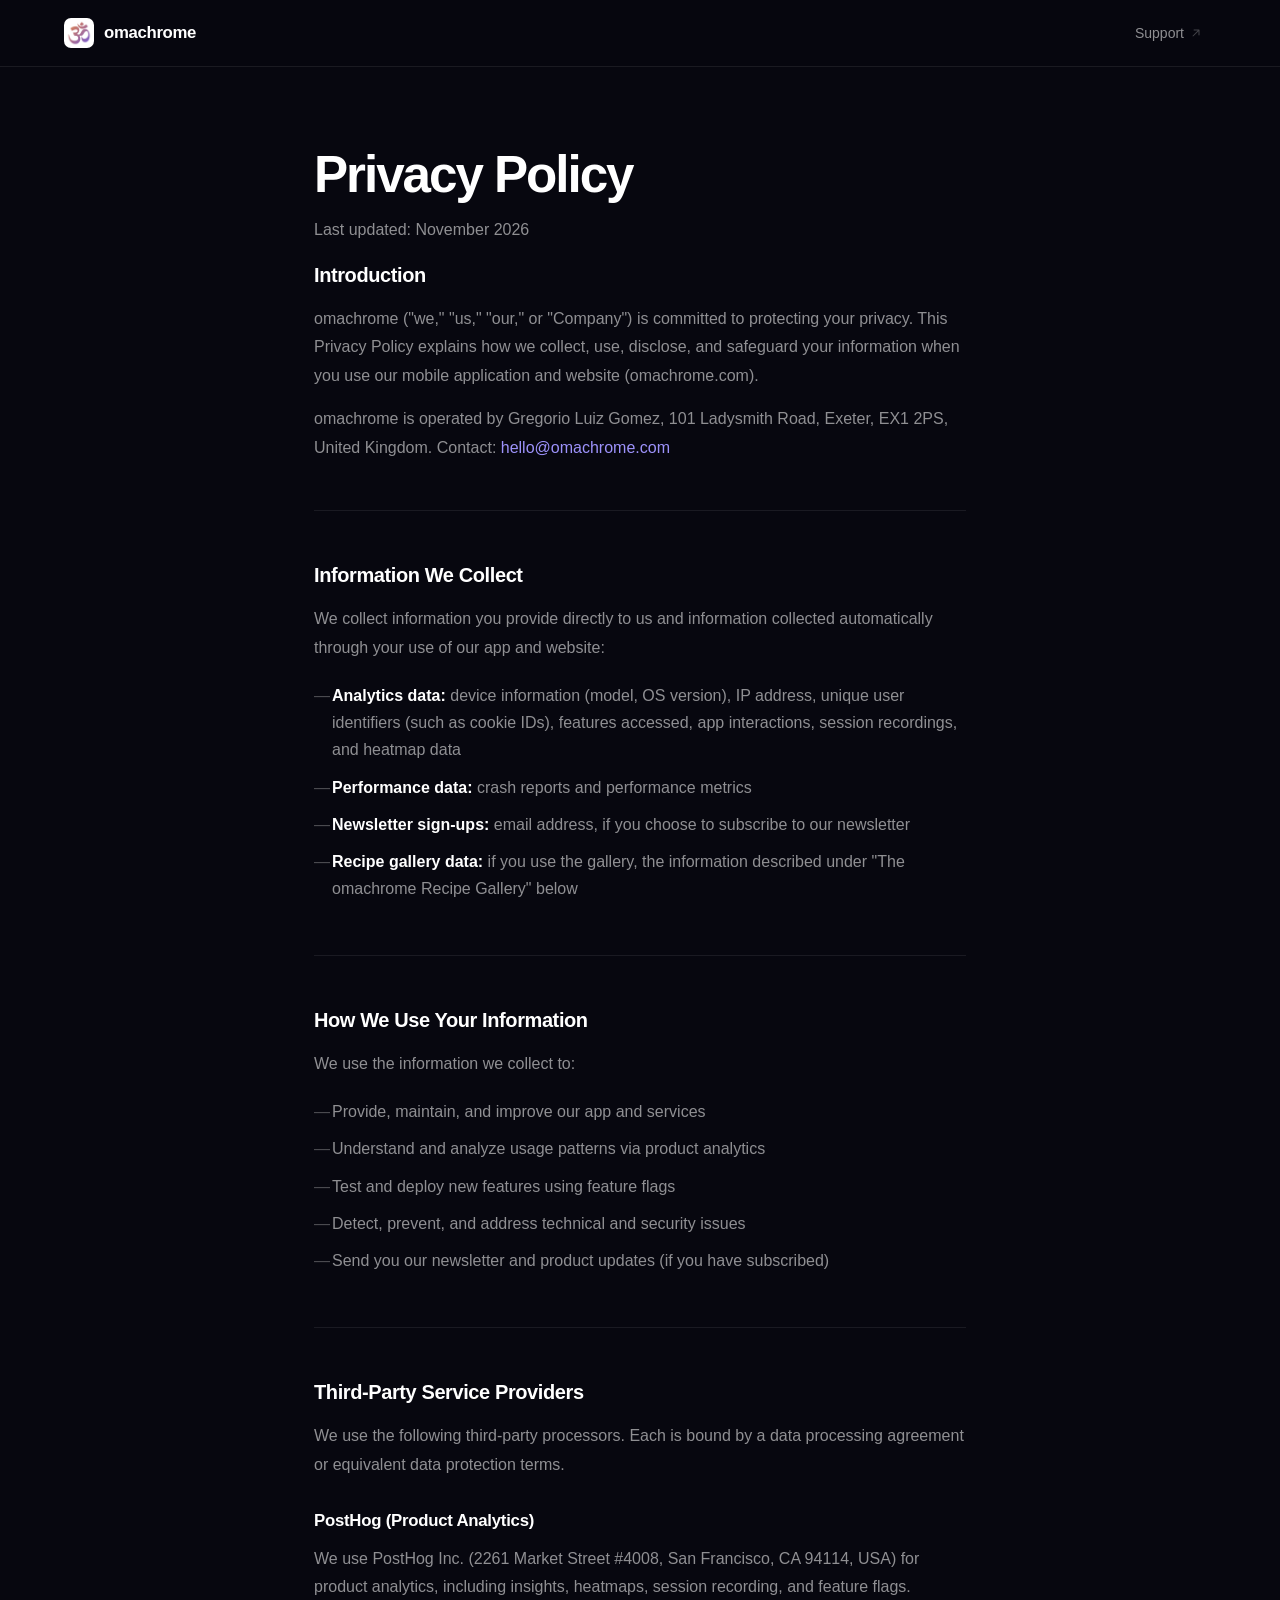
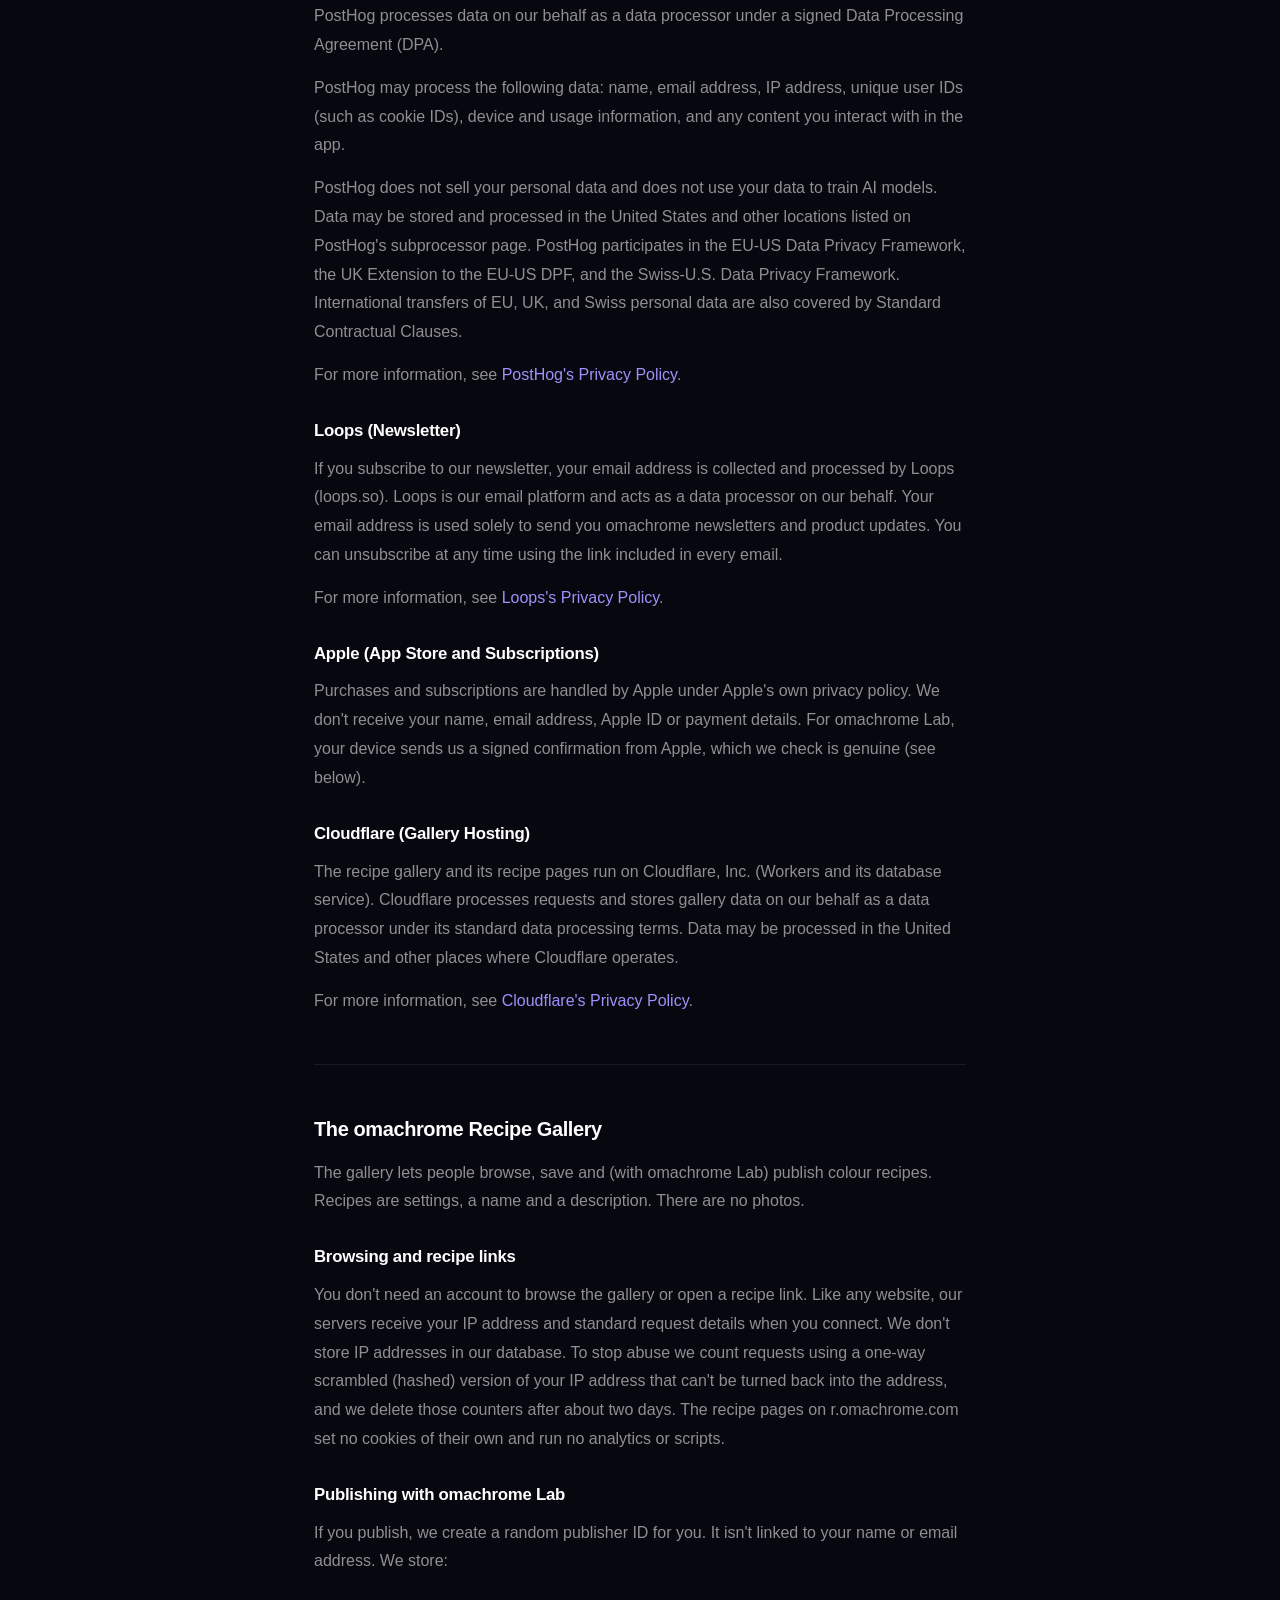
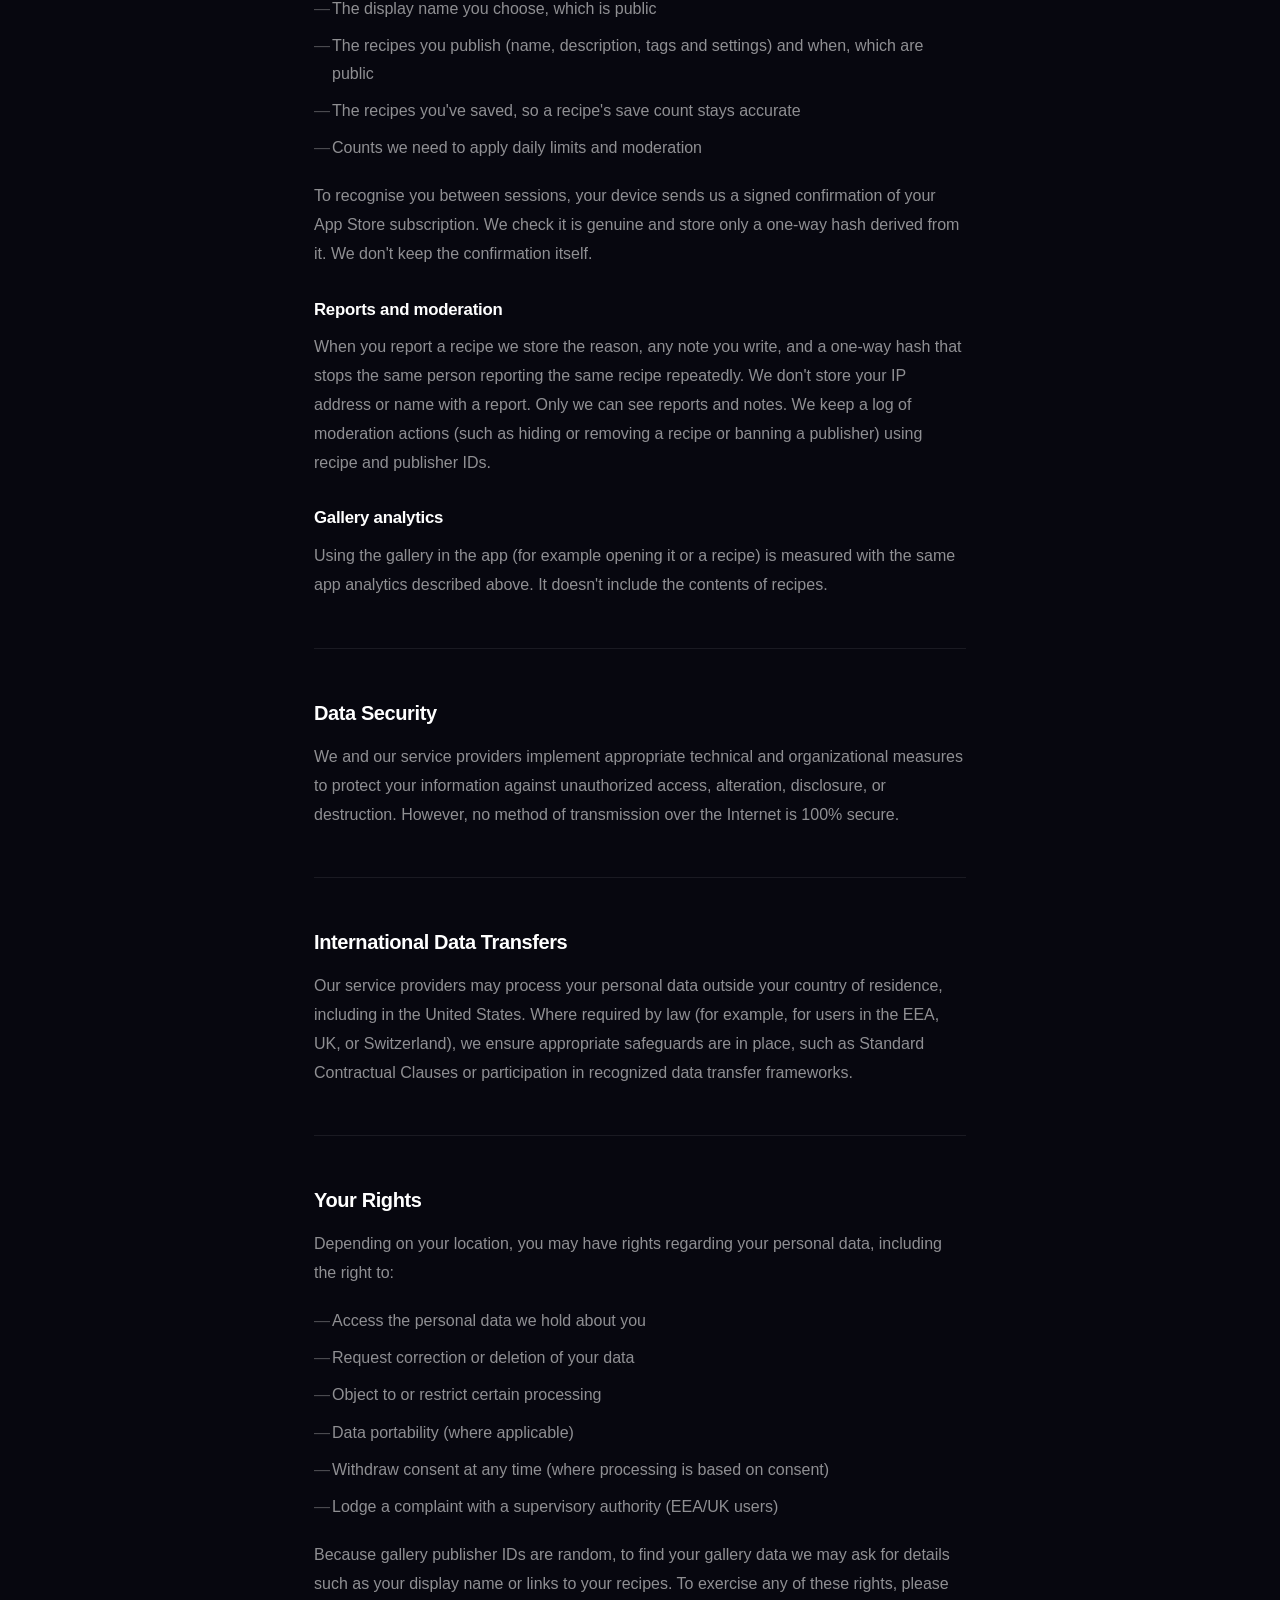
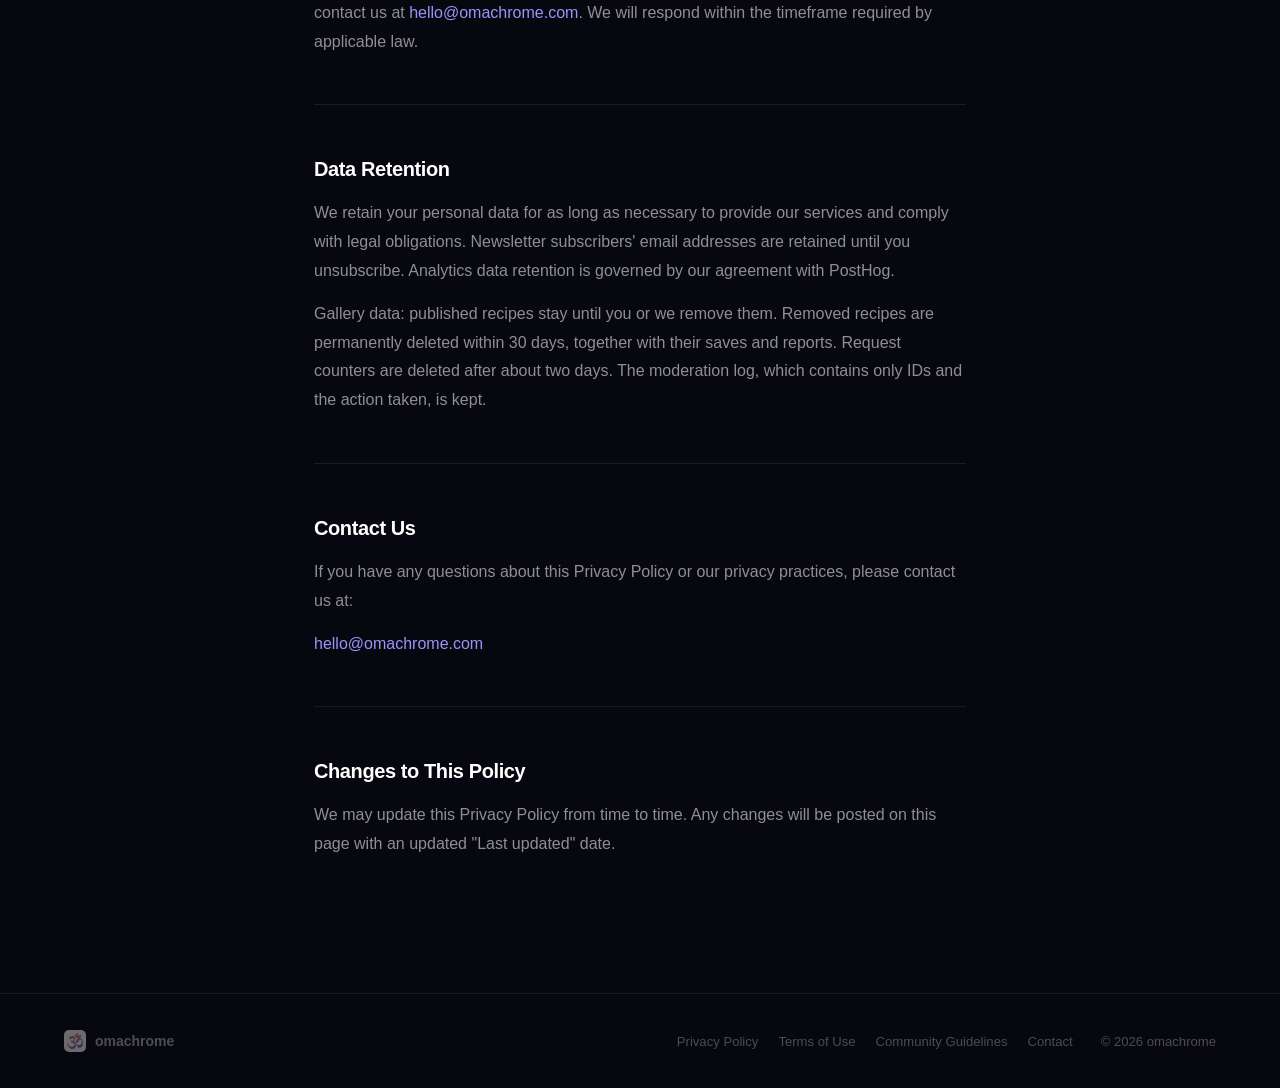
<file: privacy-policy.html>
<!DOCTYPE html>
<html lang="en">
<head>
    <meta charset="UTF-8">
    <meta name="viewport" content="width=device-width, initial-scale=1.0">
    <meta name="robots" content="noindex">
    <meta name="theme-color" content="#07070f">
    <title>Privacy Policy - omachrome</title>
    <link rel="canonical" href="https://omachrome.com/privacy.html">
    <meta http-equiv="refresh" content="0; url=/privacy.html">
    <link rel="stylesheet" href="/css/style.css">
</head>
<body>
    <main class="privacy-page">
        <div class="privacy-container">
            <p>Redirecting to the <a href="/privacy.html">Privacy Policy</a>&hellip;</p>
        </div>
    </main>
</body>
</html>
</file>
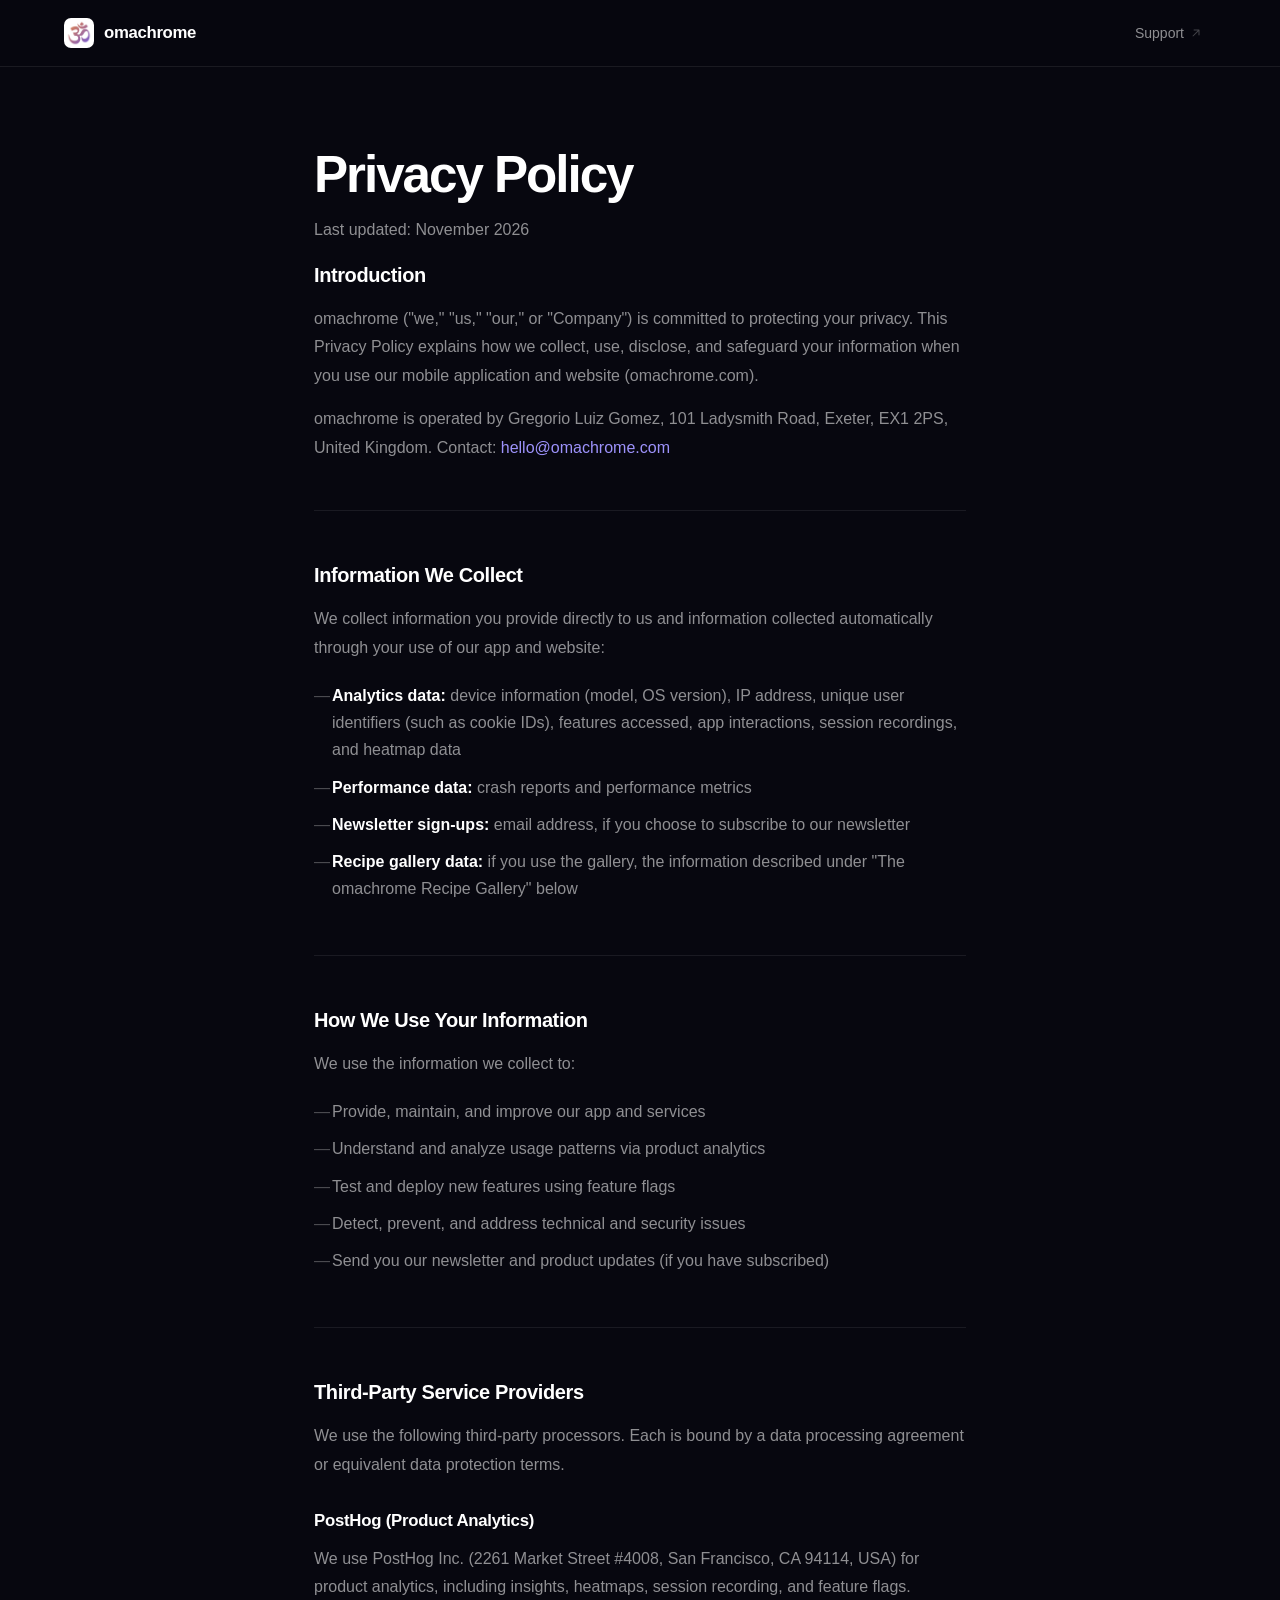
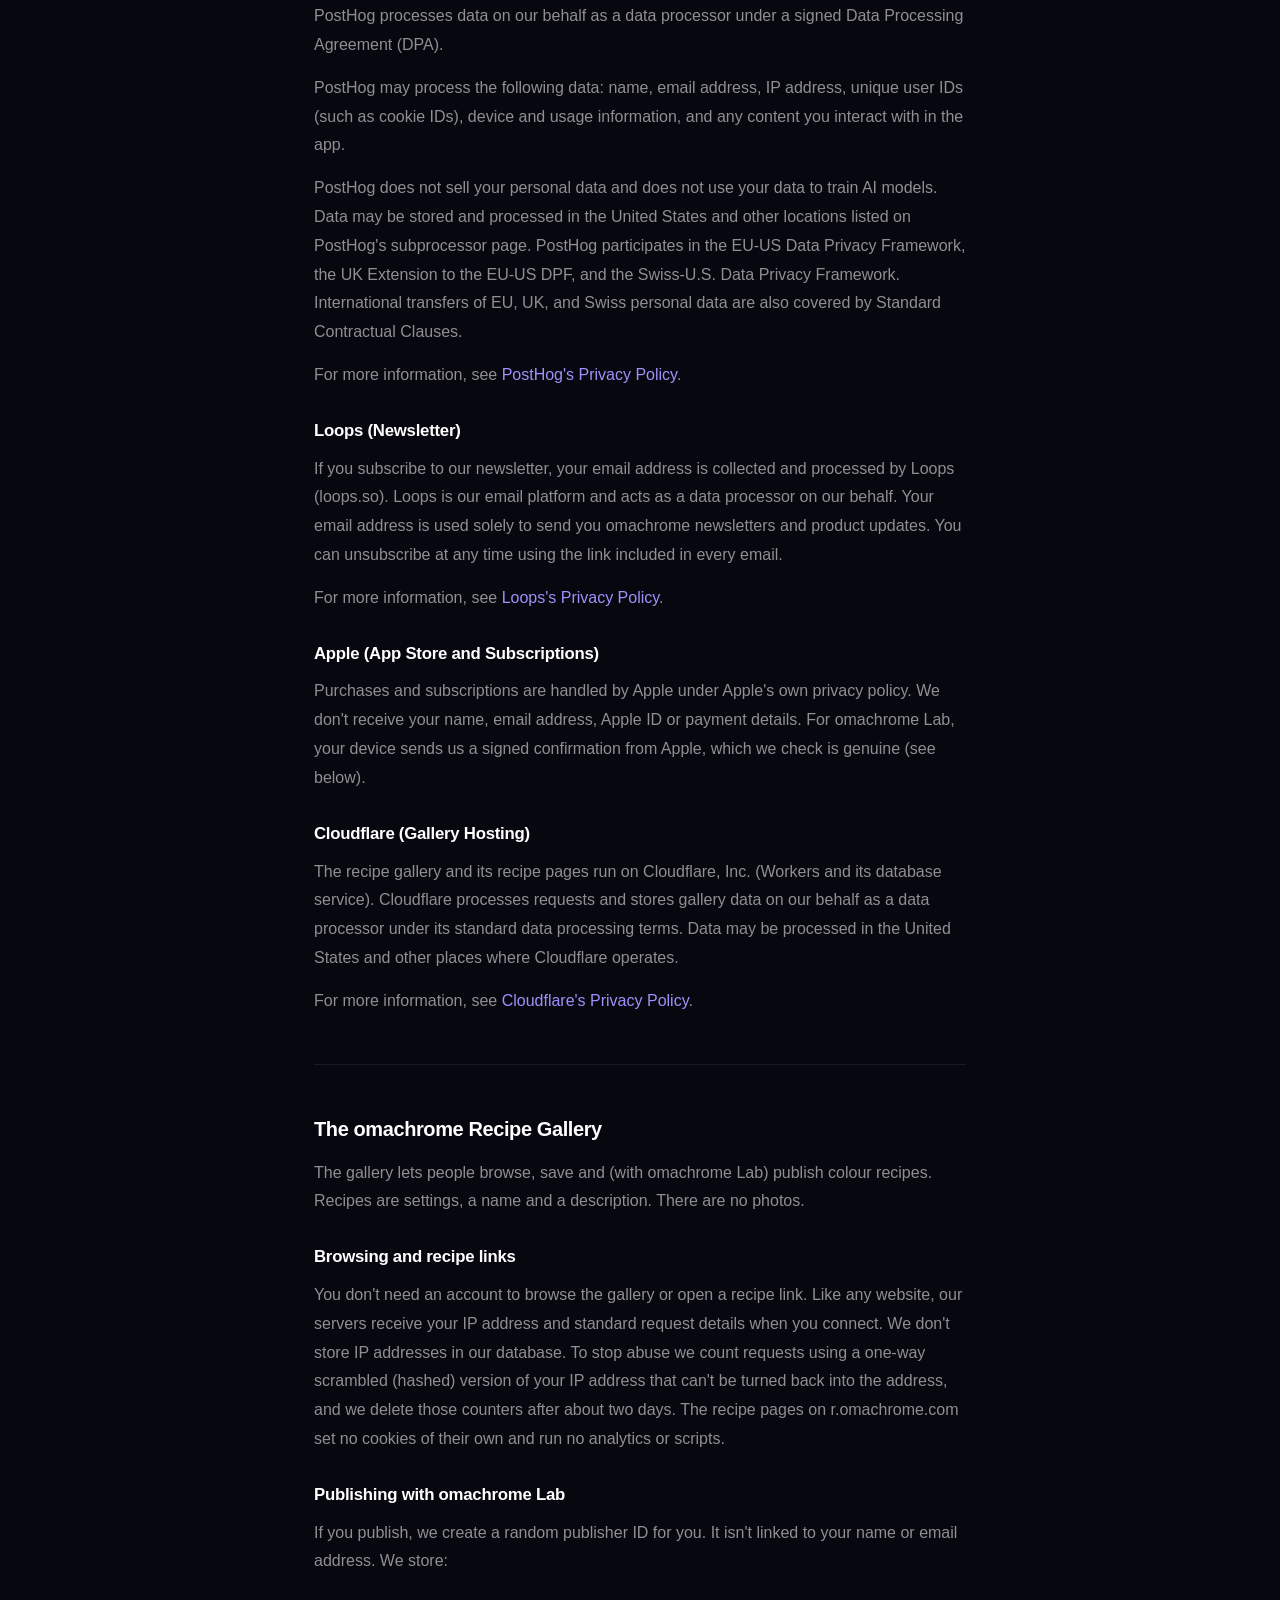
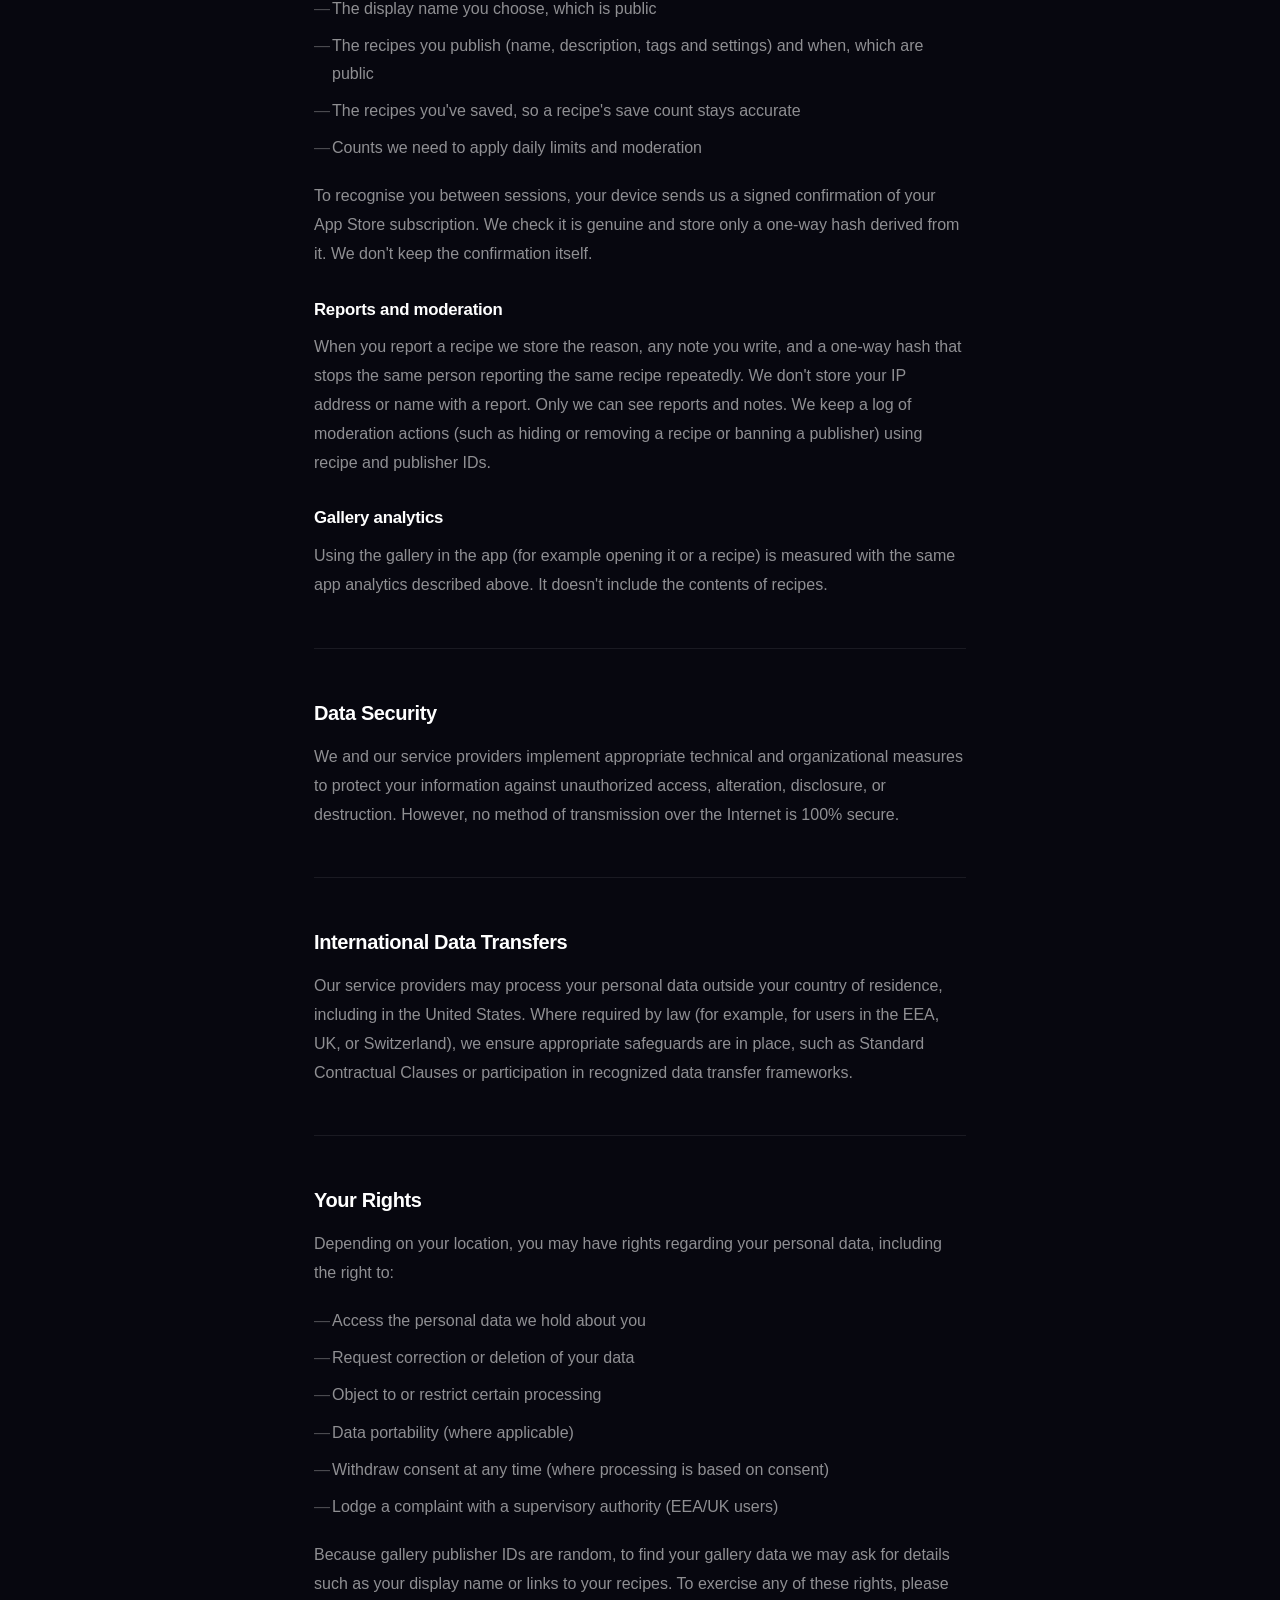
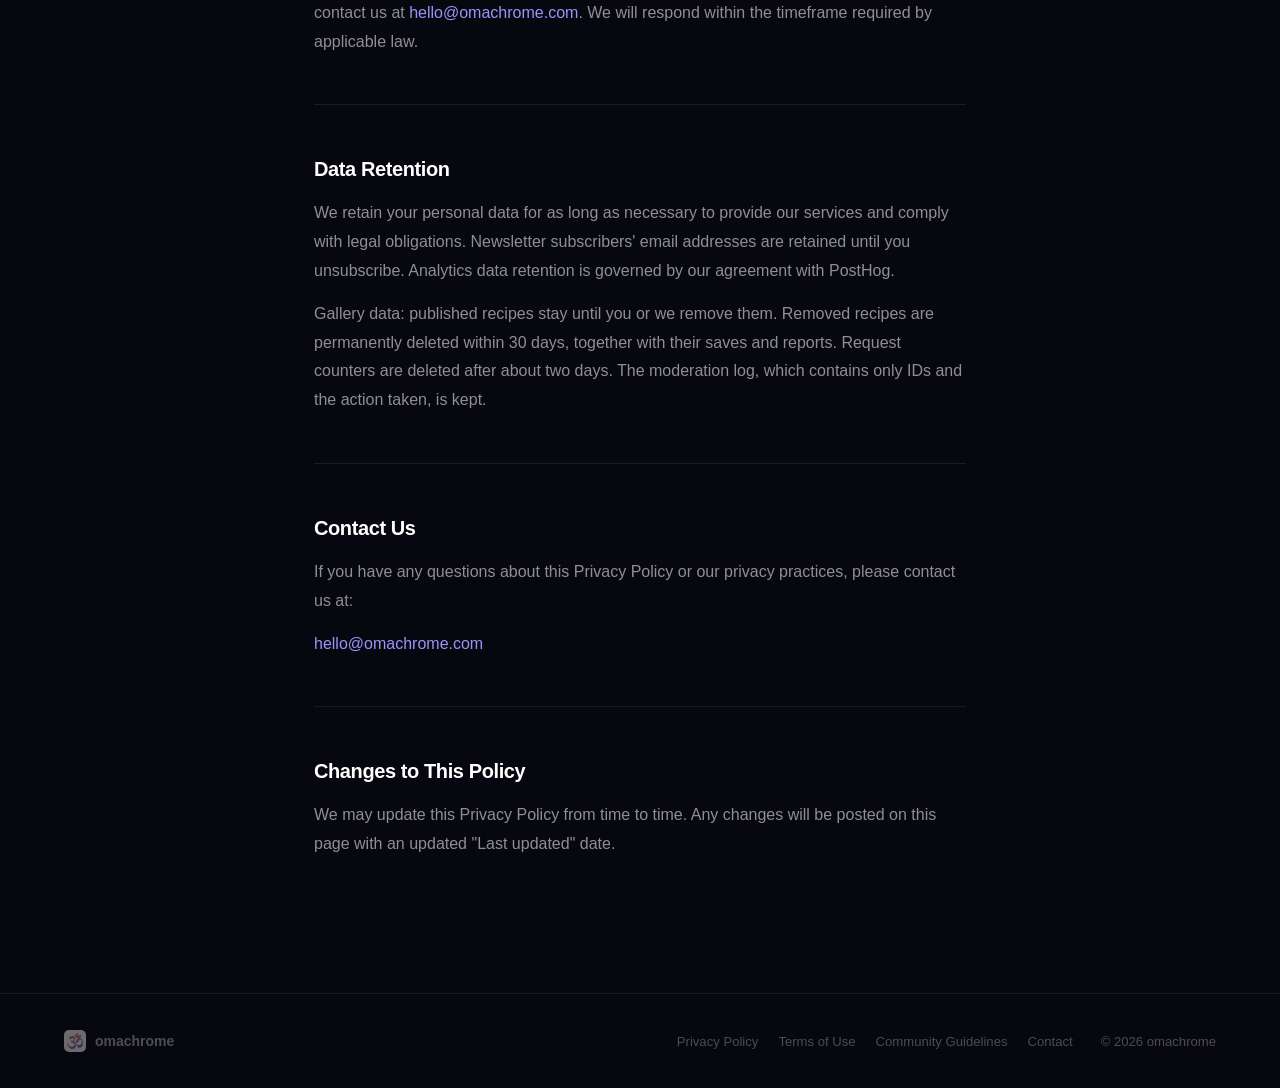
<file: privacy.html>
<!DOCTYPE html>
<html lang="en">
<head>
    <meta charset="UTF-8">
    <meta name="viewport" content="width=device-width, initial-scale=1.0">
    <meta name="description" content="omachrome Privacy Policy">
    <meta name="theme-color" content="#07070f">
    
    <title>Privacy Policy - omachrome</title>
    
    <link rel="stylesheet" href="/css/style.css">
</head>
<body>
    <!-- Header -->
    <header class="header">
        <div class="header-container">
            <a href="/" class="logo">
                <img src="/img/omachrome-icon.png" alt="omachrome" class="logo-img">
                <span class="logo-text">omachrome</span>
            </a>
            <nav class="nav">
                <a href="https://omachrome.featurebase.app/help" class="nav-link" target="_blank" rel="noopener noreferrer">
                    Support
                    <svg class="external-icon" viewBox="0 0 12 12" fill="none" xmlns="http://www.w3.org/2000/svg">
                        <path d="M3.5 3C3.5 2.72 3.72 2.5 4 2.5H9C9.28 2.5 9.5 2.72 9.5 3V8C9.5 8.28 9.28 8.5 9 8.5C8.72 8.5 8.5 8.28 8.5 8V4.21L3.35 9.35C3.16 9.55 2.84 9.55 2.65 9.35C2.45 9.16 2.45 8.84 2.65 8.65L7.79 3.5H4C3.72 3.5 3.5 3.28 3.5 3Z" fill="currentColor"/>
                    </svg>
                </a>
            </nav>
        </div>
    </header>

    <!-- Main Content -->
    <main class="privacy-page">
        <div class="privacy-container">
            <h1>Privacy Policy</h1>

            <p class="last-updated">Last updated: November 2026</p>

            <h2>Introduction</h2>
            <p>omachrome ("we," "us," "our," or "Company") is committed to protecting your privacy. This Privacy Policy explains how we collect, use, disclose, and safeguard your information when you use our mobile application and website (omachrome.com).</p>
            <p>omachrome is operated by Gregorio Luiz Gomez, 101 Ladysmith Road, Exeter, EX1 2PS, United Kingdom. Contact: <a href="mailto:hello@omachrome.com">hello@omachrome.com</a></p>

            <h2>Information We Collect</h2>
            <p>We collect information you provide directly to us and information collected automatically through your use of our app and website:</p>
            <ul>
                <li><strong>Analytics data:</strong> device information (model, OS version), IP address, unique user identifiers (such as cookie IDs), features accessed, app interactions, session recordings, and heatmap data</li>
                <li><strong>Performance data:</strong> crash reports and performance metrics</li>
                <li><strong>Newsletter sign-ups:</strong> email address, if you choose to subscribe to our newsletter</li>
                <li><strong>Recipe gallery data:</strong> if you use the gallery, the information described under "The omachrome Recipe Gallery" below</li>
            </ul>

            <h2>How We Use Your Information</h2>
            <p>We use the information we collect to:</p>
            <ul>
                <li>Provide, maintain, and improve our app and services</li>
                <li>Understand and analyze usage patterns via product analytics</li>
                <li>Test and deploy new features using feature flags</li>
                <li>Detect, prevent, and address technical and security issues</li>
                <li>Send you our newsletter and product updates (if you have subscribed)</li>
            </ul>

            <h2>Third-Party Service Providers</h2>
            <p>We use the following third-party processors. Each is bound by a data processing agreement or equivalent data protection terms.</p>

            <h3>PostHog (Product Analytics)</h3>
            <p>We use PostHog Inc. (2261 Market Street #4008, San Francisco, CA 94114, USA) for product analytics, including insights, heatmaps, session recording, and feature flags. PostHog processes data on our behalf as a data processor under a signed Data Processing Agreement (DPA).</p>
            <p>PostHog may process the following data: name, email address, IP address, unique user IDs (such as cookie IDs), device and usage information, and any content you interact with in the app.</p>
            <p>PostHog does not sell your personal data and does not use your data to train AI models. Data may be stored and processed in the United States and other locations listed on PostHog's subprocessor page. PostHog participates in the EU-US Data Privacy Framework, the UK Extension to the EU-US DPF, and the Swiss-U.S. Data Privacy Framework. International transfers of EU, UK, and Swiss personal data are also covered by Standard Contractual Clauses.</p>
            <p>For more information, see <a href="https://posthog.com/privacy" target="_blank" rel="noopener noreferrer">PostHog's Privacy Policy</a>.</p>

            <h3>Loops (Newsletter)</h3>
            <p>If you subscribe to our newsletter, your email address is collected and processed by Loops (loops.so). Loops is our email platform and acts as a data processor on our behalf. Your email address is used solely to send you omachrome newsletters and product updates. You can unsubscribe at any time using the link included in every email.</p>
            <p>For more information, see <a href="https://loops.so/privacy" target="_blank" rel="noopener noreferrer">Loops's Privacy Policy</a>.</p>

            <h3>Apple (App Store and Subscriptions)</h3>
            <p>Purchases and subscriptions are handled by Apple under Apple's own privacy policy. We don't receive your name, email address, Apple ID or payment details. For omachrome Lab, your device sends us a signed confirmation from Apple, which we check is genuine (see below).</p>

            <h3>Cloudflare (Gallery Hosting)</h3>
            <p>The recipe gallery and its recipe pages run on Cloudflare, Inc. (Workers and its database service). Cloudflare processes requests and stores gallery data on our behalf as a data processor under its standard data processing terms. Data may be processed in the United States and other places where Cloudflare operates.</p>
            <p>For more information, see <a href="https://www.cloudflare.com/privacypolicy/" target="_blank" rel="noopener noreferrer">Cloudflare's Privacy Policy</a>.</p>

            <h2>The omachrome Recipe Gallery</h2>
            <p>The gallery lets people browse, save and (with omachrome Lab) publish colour recipes. Recipes are settings, a name and a description. There are no photos.</p>

            <h3>Browsing and recipe links</h3>
            <p>You don't need an account to browse the gallery or open a recipe link. Like any website, our servers receive your IP address and standard request details when you connect. We don't store IP addresses in our database. To stop abuse we count requests using a one-way scrambled (hashed) version of your IP address that can't be turned back into the address, and we delete those counters after about two days. The recipe pages on r.omachrome.com set no cookies of their own and run no analytics or scripts.</p>

            <h3>Publishing with omachrome Lab</h3>
            <p>If you publish, we create a random publisher ID for you. It isn't linked to your name or email address. We store:</p>
            <ul>
                <li>The display name you choose, which is public</li>
                <li>The recipes you publish (name, description, tags and settings) and when, which are public</li>
                <li>The recipes you've saved, so a recipe's save count stays accurate</li>
                <li>Counts we need to apply daily limits and moderation</li>
            </ul>
            <p>To recognise you between sessions, your device sends us a signed confirmation of your App Store subscription. We check it is genuine and store only a one-way hash derived from it. We don't keep the confirmation itself.</p>

            <h3>Reports and moderation</h3>
            <p>When you report a recipe we store the reason, any note you write, and a one-way hash that stops the same person reporting the same recipe repeatedly. We don't store your IP address or name with a report. Only we can see reports and notes. We keep a log of moderation actions (such as hiding or removing a recipe or banning a publisher) using recipe and publisher IDs.</p>

            <h3>Gallery analytics</h3>
            <p>Using the gallery in the app (for example opening it or a recipe) is measured with the same app analytics described above. It doesn't include the contents of recipes.</p>

            <h2>Data Security</h2>
            <p>We and our service providers implement appropriate technical and organizational measures to protect your information against unauthorized access, alteration, disclosure, or destruction. However, no method of transmission over the Internet is 100% secure.</p>

            <h2>International Data Transfers</h2>
            <p>Our service providers may process your personal data outside your country of residence, including in the United States. Where required by law (for example, for users in the EEA, UK, or Switzerland), we ensure appropriate safeguards are in place, such as Standard Contractual Clauses or participation in recognized data transfer frameworks.</p>

            <h2>Your Rights</h2>
            <p>Depending on your location, you may have rights regarding your personal data, including the right to:</p>
            <ul>
                <li>Access the personal data we hold about you</li>
                <li>Request correction or deletion of your data</li>
                <li>Object to or restrict certain processing</li>
                <li>Data portability (where applicable)</li>
                <li>Withdraw consent at any time (where processing is based on consent)</li>
                <li>Lodge a complaint with a supervisory authority (EEA/UK users)</li>
            </ul>
            <p>Because gallery publisher IDs are random, to find your gallery data we may ask for details such as your display name or links to your recipes. To exercise any of these rights, please contact us at <a href="mailto:hello@omachrome.com">hello@omachrome.com</a>. We will respond within the timeframe required by applicable law.</p>

            <h2>Data Retention</h2>
            <p>We retain your personal data for as long as necessary to provide our services and comply with legal obligations. Newsletter subscribers' email addresses are retained until you unsubscribe. Analytics data retention is governed by our agreement with PostHog.</p>
            <p>Gallery data: published recipes stay until you or we remove them. Removed recipes are permanently deleted within 30 days, together with their saves and reports. Request counters are deleted after about two days. The moderation log, which contains only IDs and the action taken, is kept.</p>

            <h2>Contact Us</h2>
            <p>If you have any questions about this Privacy Policy or our privacy practices, please contact us at:</p>
            <p><a href="mailto:hello@omachrome.com">hello@omachrome.com</a></p>

            <h2>Changes to This Policy</h2>
            <p>We may update this Privacy Policy from time to time. Any changes will be posted on this page with an updated "Last updated" date.</p>
        </div>
    </main>

    <!-- Footer -->
    <footer class="footer">
        <div class="footer-container">
            <div class="footer-logo">
                <img src="/img/omachrome-icon.png" alt="omachrome" class="footer-logo-img">
                omachrome
            </div>
            <div class="footer-right">
                <div class="footer-links">
                    <a href="/privacy.html" class="footer-link">Privacy Policy</a>
                    <a href="/terms.html" class="footer-link">Terms of Use</a>
                    <a href="/guidelines.html" class="footer-link">Community Guidelines</a>
                    <a href="mailto:hello@omachrome.com" class="footer-link">Contact</a>
                </div>
                <p class="footer-copyright">&copy; 2026 omachrome</p>
            </div>
        </div>
    </footer>

    <script src="/js/main.js"></script>
</body>
</html>
</file>
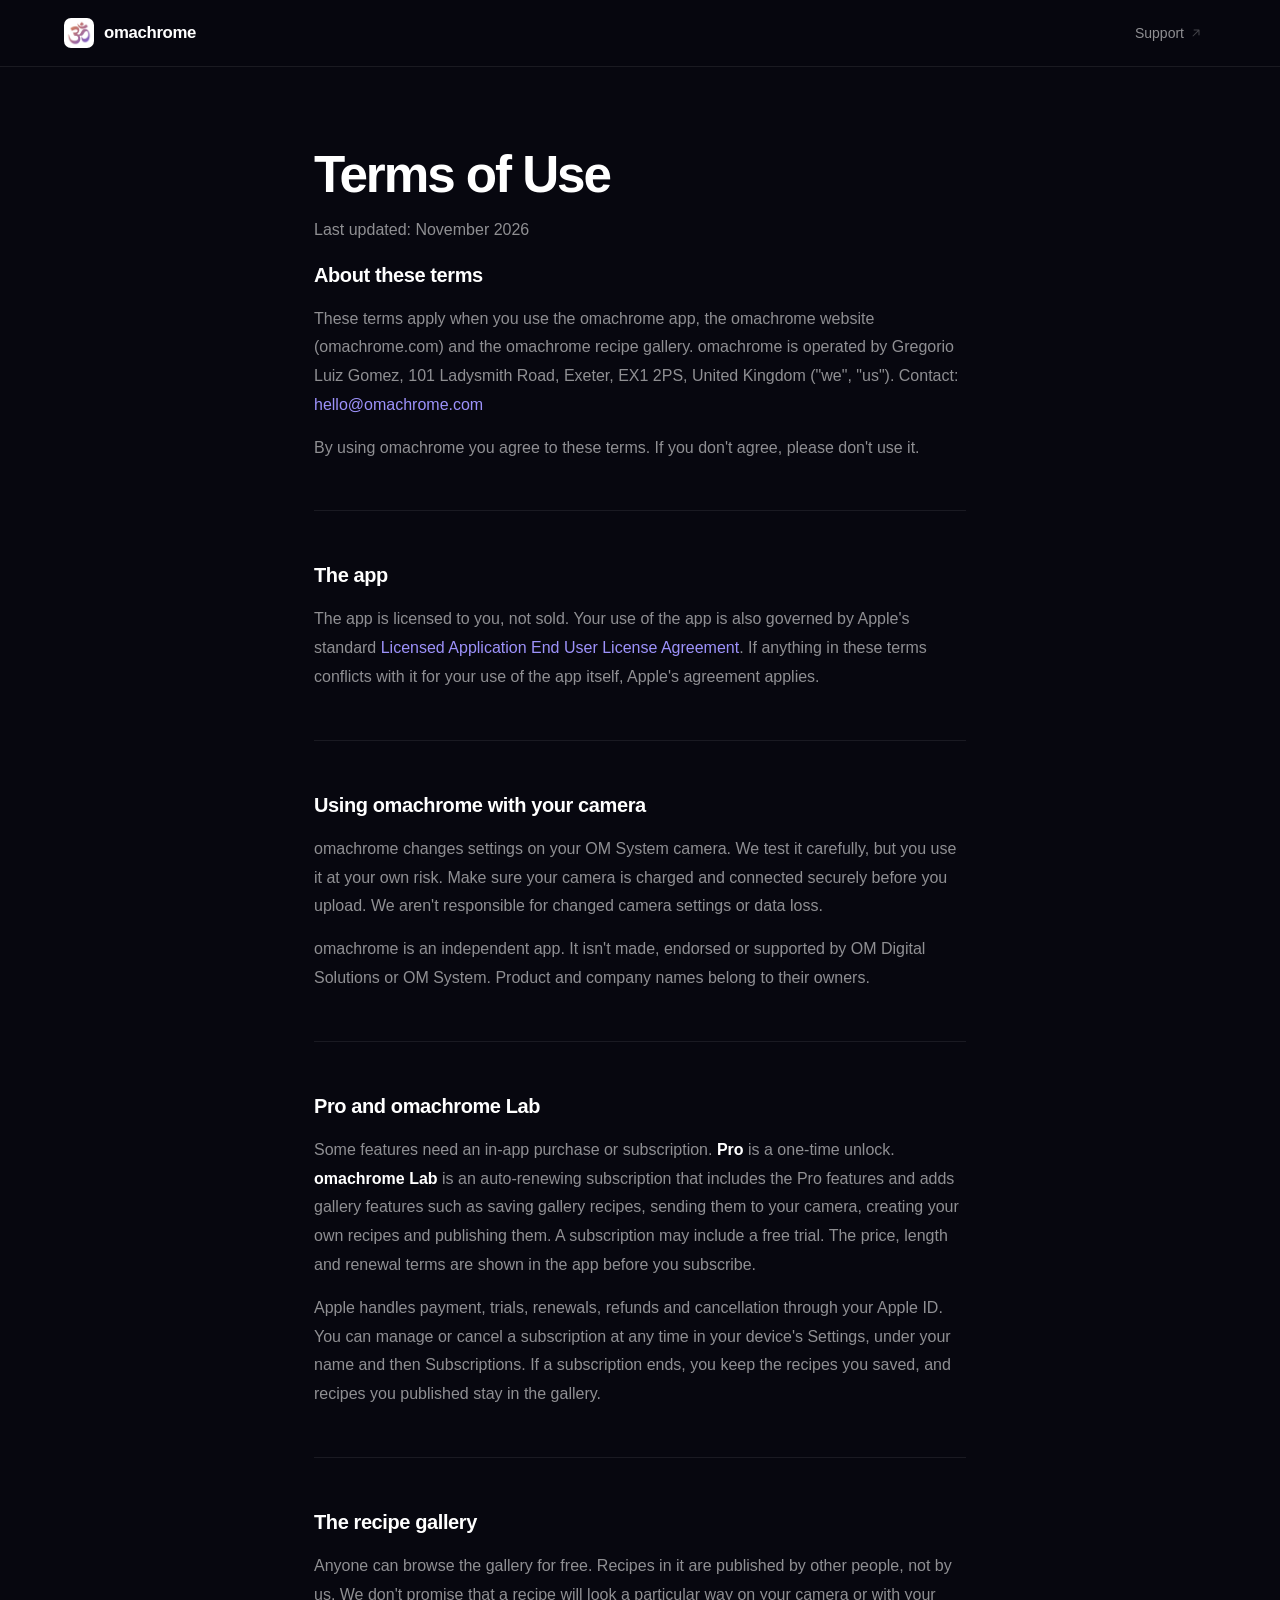
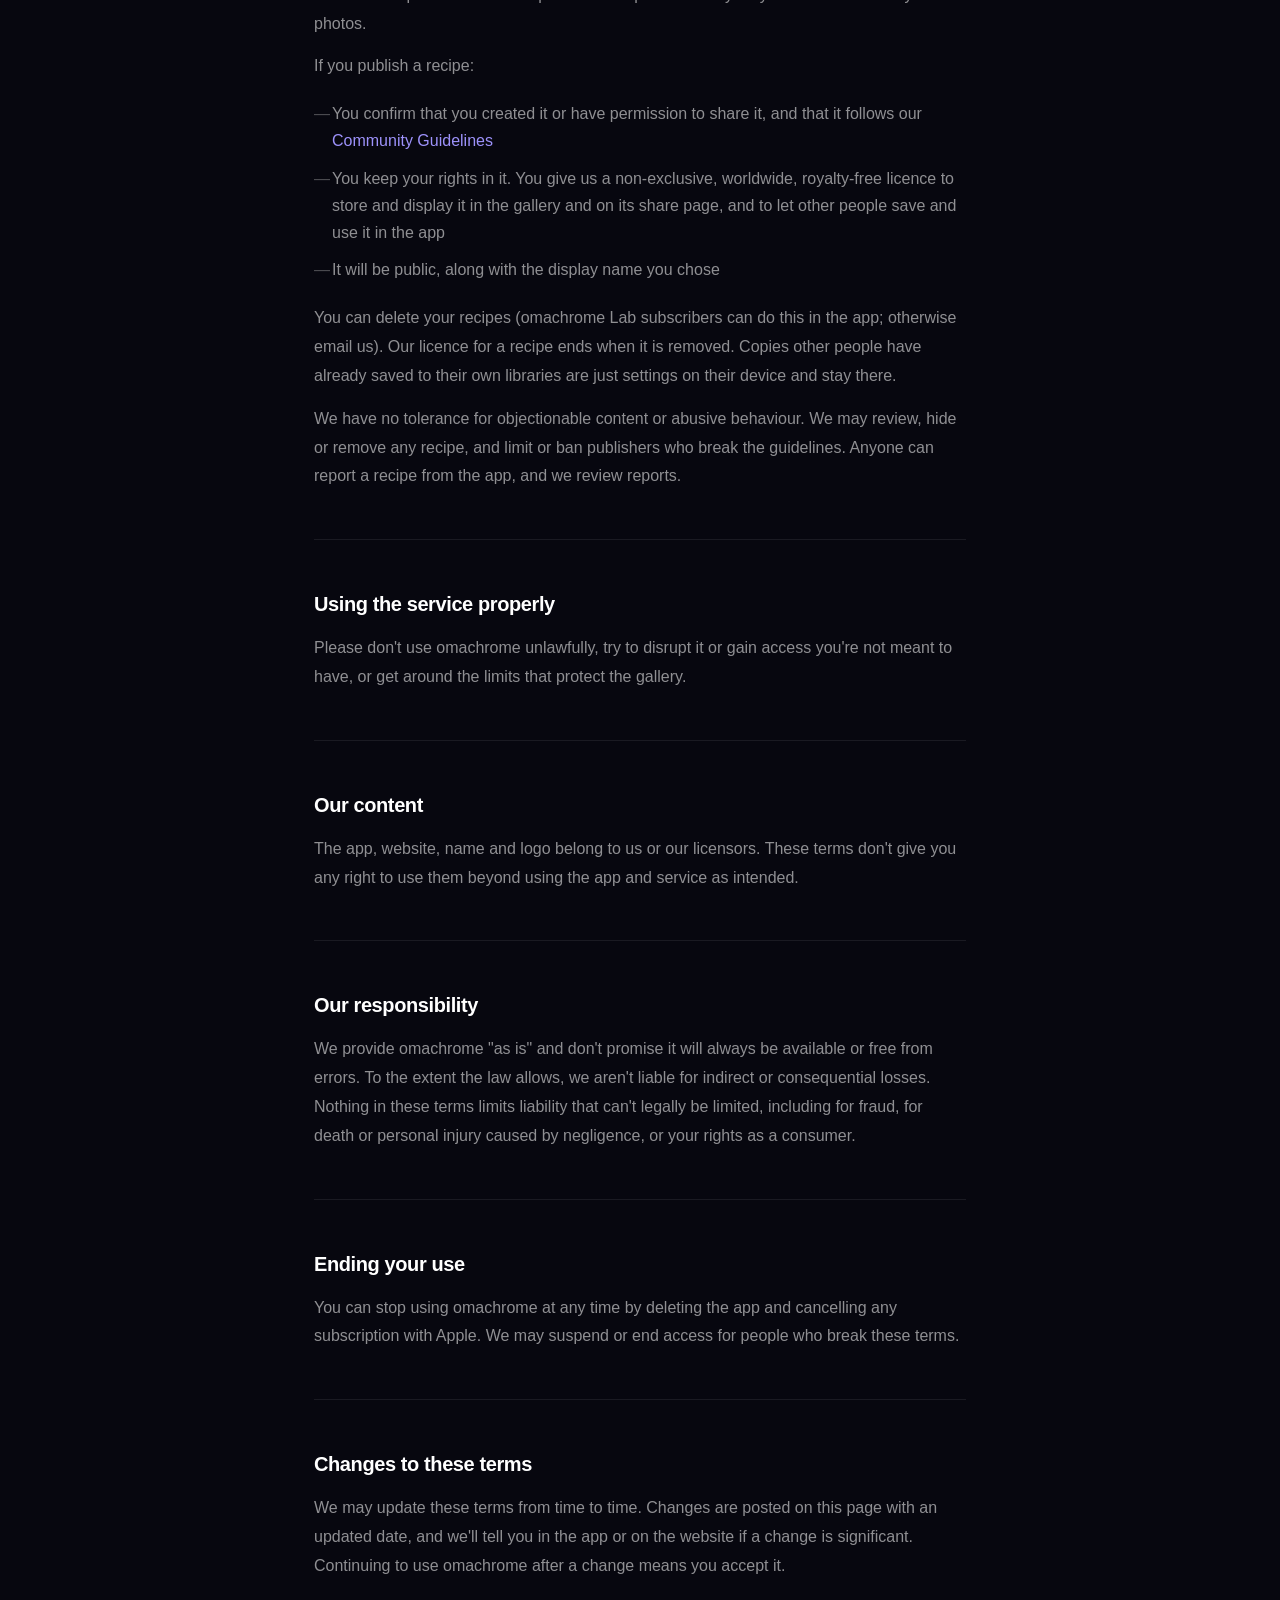
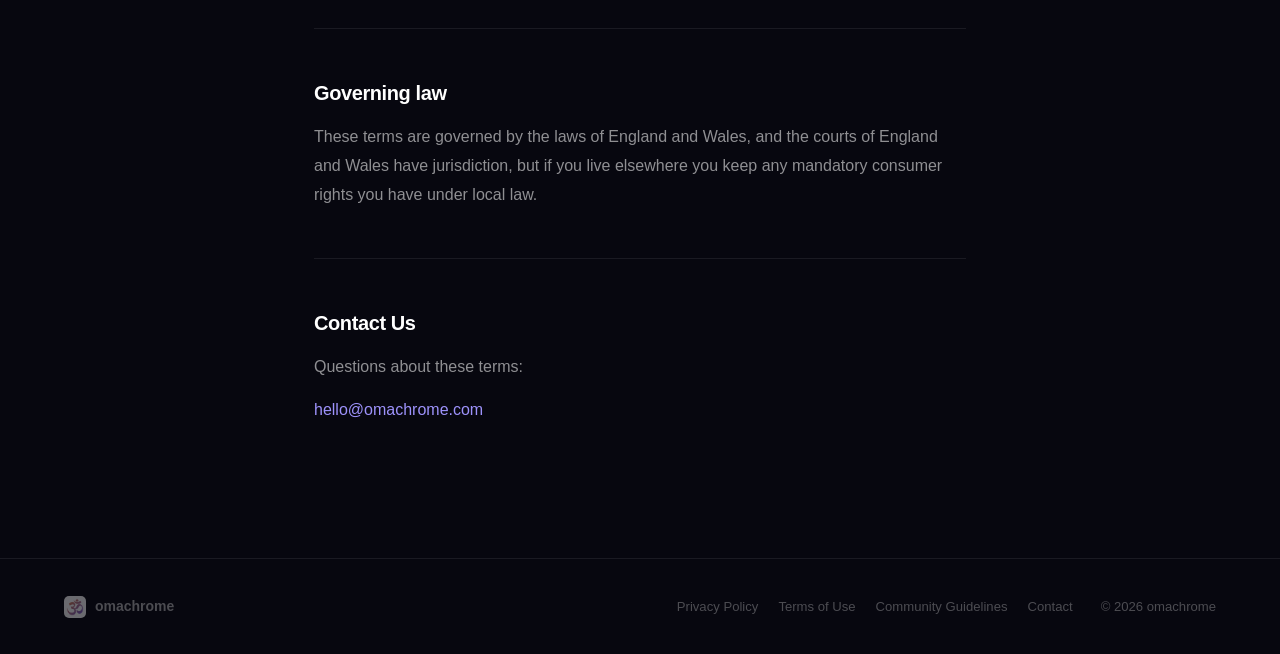
<file: terms.html>
<!DOCTYPE html>
<html lang="en">
<head>
    <meta charset="UTF-8">
    <meta name="viewport" content="width=device-width, initial-scale=1.0">
    <meta name="description" content="omachrome Terms of Use">
    <meta name="theme-color" content="#07070f">
    <title>Terms of Use - omachrome</title>
    <link rel="canonical" href="https://omachrome.com/terms.html">

    <link rel="stylesheet" href="/css/style.css">
</head>
<body>

    <!-- Header -->
    <header class="header">
        <div class="header-container">
            <a href="/" class="logo">
                <img src="/img/omachrome-icon.png" alt="omachrome" class="logo-img">
                <span class="logo-text">omachrome</span>
            </a>
            <nav class="nav">
                <a href="https://omachrome.featurebase.app/help" class="nav-link" target="_blank" rel="noopener noreferrer">
                    Support
                    <svg class="external-icon" viewBox="0 0 12 12" fill="none" xmlns="http://www.w3.org/2000/svg">
                        <path d="M3.5 3C3.5 2.72 3.72 2.5 4 2.5H9C9.28 2.5 9.5 2.72 9.5 3V8C9.5 8.28 9.28 8.5 9 8.5C8.72 8.5 8.5 8.28 8.5 8V4.21L3.35 9.35C3.16 9.55 2.84 9.55 2.65 9.35C2.45 9.16 2.45 8.84 2.65 8.65L7.79 3.5H4C3.72 3.5 3.5 3.28 3.5 3Z" fill="currentColor"/>
                    </svg>
                </a>
            </nav>
        </div>
    </header>

    <!-- Main Content -->
    <main class="privacy-page">
        <div class="privacy-container">
            <h1>Terms of Use</h1>

            <p class="last-updated">Last updated: November 2026</p>

            <h2>About these terms</h2>
            <p>These terms apply when you use the omachrome app, the omachrome website (omachrome.com) and the omachrome recipe gallery. omachrome is operated by Gregorio Luiz Gomez, 101 Ladysmith Road, Exeter, EX1 2PS, United Kingdom ("we", "us"). Contact: <a href="mailto:hello@omachrome.com">hello@omachrome.com</a></p>
            <p>By using omachrome you agree to these terms. If you don't agree, please don't use it.</p>

            <h2>The app</h2>
            <p>The app is licensed to you, not sold. Your use of the app is also governed by Apple's standard <a href="https://www.apple.com/legal/internet-services/itunes/dev/stdeula/" target="_blank" rel="noopener noreferrer">Licensed Application End User License Agreement</a>. If anything in these terms conflicts with it for your use of the app itself, Apple's agreement applies.</p>

            <h2>Using omachrome with your camera</h2>
            <p>omachrome changes settings on your OM System camera. We test it carefully, but you use it at your own risk. Make sure your camera is charged and connected securely before you upload. We aren't responsible for changed camera settings or data loss.</p>
            <p>omachrome is an independent app. It isn't made, endorsed or supported by OM Digital Solutions or OM System. Product and company names belong to their owners.</p>

            <h2>Pro and omachrome Lab</h2>
            <p>Some features need an in-app purchase or subscription. <strong>Pro</strong> is a one-time unlock. <strong>omachrome Lab</strong> is an auto-renewing subscription that includes the Pro features and adds gallery features such as saving gallery recipes, sending them to your camera, creating your own recipes and publishing them. A subscription may include a free trial. The price, length and renewal terms are shown in the app before you subscribe.</p>
            <p>Apple handles payment, trials, renewals, refunds and cancellation through your Apple ID. You can manage or cancel a subscription at any time in your device's Settings, under your name and then Subscriptions. If a subscription ends, you keep the recipes you saved, and recipes you published stay in the gallery.</p>

            <h2>The recipe gallery</h2>
            <p>Anyone can browse the gallery for free. Recipes in it are published by other people, not by us. We don't promise that a recipe will look a particular way on your camera or with your photos.</p>
            <p>If you publish a recipe:</p>
            <ul>
                <li>You confirm that you created it or have permission to share it, and that it follows our <a href="/guidelines.html">Community Guidelines</a></li>
                <li>You keep your rights in it. You give us a non-exclusive, worldwide, royalty-free licence to store and display it in the gallery and on its share page, and to let other people save and use it in the app</li>
                <li>It will be public, along with the display name you chose</li>
            </ul>
            <p>You can delete your recipes (omachrome Lab subscribers can do this in the app; otherwise email us). Our licence for a recipe ends when it is removed. Copies other people have already saved to their own libraries are just settings on their device and stay there.</p>
            <p>We have no tolerance for objectionable content or abusive behaviour. We may review, hide or remove any recipe, and limit or ban publishers who break the guidelines. Anyone can report a recipe from the app, and we review reports.</p>

            <h2>Using the service properly</h2>
            <p>Please don't use omachrome unlawfully, try to disrupt it or gain access you're not meant to have, or get around the limits that protect the gallery.</p>

            <h2>Our content</h2>
            <p>The app, website, name and logo belong to us or our licensors. These terms don't give you any right to use them beyond using the app and service as intended.</p>

            <h2>Our responsibility</h2>
            <p>We provide omachrome "as is" and don't promise it will always be available or free from errors. To the extent the law allows, we aren't liable for indirect or consequential losses. Nothing in these terms limits liability that can't legally be limited, including for fraud, for death or personal injury caused by negligence, or your rights as a consumer.</p>

            <h2>Ending your use</h2>
            <p>You can stop using omachrome at any time by deleting the app and cancelling any subscription with Apple. We may suspend or end access for people who break these terms.</p>

            <h2>Changes to these terms</h2>
            <p>We may update these terms from time to time. Changes are posted on this page with an updated date, and we'll tell you in the app or on the website if a change is significant. Continuing to use omachrome after a change means you accept it.</p>

            <h2>Governing law</h2>
            <p>These terms are governed by the laws of England and Wales, and the courts of England and Wales have jurisdiction, but if you live elsewhere you keep any mandatory consumer rights you have under local law.</p>

            <h2>Contact Us</h2>
            <p>Questions about these terms:</p>
            <p><a href="mailto:hello@omachrome.com">hello@omachrome.com</a></p>
        </div>
    </main>

    <!-- Footer -->
    <footer class="footer">
        <div class="footer-container">
            <div class="footer-logo">
                <img src="/img/omachrome-icon.png" alt="omachrome" class="footer-logo-img">
                omachrome
            </div>
            <div class="footer-right">
                <div class="footer-links">
                    <a href="/privacy.html" class="footer-link">Privacy Policy</a>
                    <a href="/terms.html" class="footer-link">Terms of Use</a>
                    <a href="/guidelines.html" class="footer-link">Community Guidelines</a>
                    <a href="mailto:hello@omachrome.com" class="footer-link">Contact</a>
                </div>
                <p class="footer-copyright">&copy; 2026 omachrome</p>
            </div>
        </div>
    </footer>

    <script src="/js/main.js"></script>
</body>
</html>
</file>
<file: css/style.css>
/* ===================================
   OMACHROME — Dark, premium design
   =================================== */

:root {
    --bg:          #07070f;
    --bg-2:        #0c0c1a;
    --bg-card:     rgba(255, 255, 255, 0.03);
    --border:      rgba(255, 255, 255, 0.08);
    --border-hi:   rgba(97, 85, 245, 0.4);

    --text-1:      #ffffff;
    --text-2:      rgba(255, 255, 255, 0.55);
    --text-3:      rgba(255, 255, 255, 0.28);

    --accent:      #6155F5;
    --accent-2:    #9d92fb;
    --accent-glow: rgba(97, 85, 245, 0.35);

    --ease:        cubic-bezier(0.4, 0, 0.2, 1);
    --t:           all 0.25s var(--ease);
    --t-slow:      all 0.5s var(--ease);
}

* { margin: 0; padding: 0; box-sizing: border-box; }
[hidden] { display: none !important; }

html { scroll-behavior: smooth; }

body {
    font-family: -apple-system, BlinkMacSystemFont, 'SF Pro Display', 'Segoe UI', 'Helvetica Neue', sans-serif;
    background: var(--bg);
    color: var(--text-1);
    font-size: 16px;
    line-height: 1.6;
    overflow-x: hidden;
}

a { text-decoration: none; transition: var(--t); }

/* ─── HEADER ──────────────────────────────────────────── */

.header {
    position: sticky;
    top: 0;
    z-index: 100;
    padding: 14px 0;
    border-bottom: 1px solid var(--border);
    background: rgba(7, 7, 15, 0.75);
    backdrop-filter: blur(24px);
    -webkit-backdrop-filter: blur(24px);
}

.header-container {
    max-width: 1200px;
    margin: 0 auto;
    padding: 0 24px;
    display: flex;
    justify-content: space-between;
    align-items: center;
}

.logo {
    display: flex;
    align-items: center;
    gap: 10px;
    color: var(--text-1);
    font-size: 1.05rem;
    font-weight: 600;
    letter-spacing: -0.02em;
}

.logo-img {
    height: 30px;
    width: auto;
    border-radius: 7px;
}

.logo:hover { opacity: 0.75; }

.nav-link {
    display: flex;
    align-items: center;
    gap: 6px;
    color: var(--text-2);
    font-size: 0.875rem;
    font-weight: 500;
    padding: 7px 13px;
    border-radius: 8px;
    border: 1px solid transparent;
    transition: var(--t);
}

.nav-link:hover {
    color: var(--text-1);
    border-color: var(--border);
    background: rgba(255, 255, 255, 0.05);
}

.external-icon {
    width: 12px;
    height: 12px;
    opacity: 0.45;
    transition: var(--t);
}

.nav-link:hover .external-icon {
    opacity: 0.8;
    transform: translate(2px, -2px);
}

/* ─── HERO ────────────────────────────────────────────── */

.hero {
    position: relative;
    min-height: 100vh;
    display: flex;
    flex-direction: column;
    justify-content: center;
    overflow: hidden;
}

/* Background effects */
.hero-bg {
    position: absolute;
    inset: 0;
    pointer-events: none;
    overflow: hidden;
}

.orb {
    position: absolute;
    border-radius: 50%;
    filter: blur(90px);
    animation: orb-pulse 9s ease-in-out infinite;
}

.orb-1 {
    width: 560px;
    height: 560px;
    background: radial-gradient(circle, rgba(97, 85, 245, 0.28) 0%, transparent 70%);
    top: -140px;
    right: 5%;
    animation-delay: 0s;
}

.orb-2 {
    width: 380px;
    height: 380px;
    background: radial-gradient(circle, rgba(139, 92, 246, 0.18) 0%, transparent 70%);
    top: 35%;
    left: -8%;
    animation-delay: -3.5s;
}

.orb-3 {
    width: 260px;
    height: 260px;
    background: radial-gradient(circle, rgba(79, 70, 229, 0.22) 0%, transparent 70%);
    bottom: 8%;
    right: 28%;
    animation-delay: -6s;
}

@keyframes orb-pulse {
    0%, 100% { opacity: 0.65; transform: scale(1); }
    50%       { opacity: 1;    transform: scale(1.12); }
}

.hero-grid {
    position: absolute;
    inset: 0;
    background-image:
        linear-gradient(rgba(255,255,255,0.018) 1px, transparent 1px),
        linear-gradient(90deg, rgba(255,255,255,0.018) 1px, transparent 1px);
    background-size: 64px 64px;
    mask-image: radial-gradient(ellipse 80% 70% at 50% 50%, black 0%, transparent 100%);
    -webkit-mask-image: radial-gradient(ellipse 80% 70% at 50% 50%, black 0%, transparent 100%);
}

/* Hero layout */
.hero-inner {
    position: relative;
    max-width: 1200px;
    margin: 0 auto;
    padding: 80px 24px 80px;
    width: 100%;
    display: flex;
    gap: 60px;
    align-items: center;
}

.hero-content {
    flex: 1;
    max-width: 560px;
}

/* Headline */
.hero-title {
    font-size: clamp(2.8rem, 6vw, 5rem);
    font-weight: 800;
    line-height: 1.08;
    letter-spacing: -0.045em;
    color: var(--text-1);
    margin-bottom: 24px;
    animation: fade-up 0.6s var(--ease) 0.2s both;
}

.gradient-text {
    background: linear-gradient(135deg, #c4baff 0%, var(--accent) 55%, #818cf8 100%);
    -webkit-background-clip: text;
    -webkit-text-fill-color: transparent;
    background-clip: text;
}

.hero-subtitle {
    font-size: 1.15rem;
    color: var(--text-2);
    line-height: 1.75;
    max-width: 460px;
    margin-bottom: 40px;
    animation: fade-up 0.6s var(--ease) 0.3s both;
}

/* CTA buttons row */
.hero-cta {
    display: flex;
    align-items: center;
    gap: 14px;
    flex-wrap: nowrap;
    animation: fade-up 0.6s var(--ease) 0.4s both;
}

/* App Store / Google Play badges — hard-locked to identical pixel dimensions so neither reads bigger */
.cta-button,
.cta-button-android {
    display: inline-flex;
    align-items: center;
    justify-content: center;
    flex-shrink: 0;
    transition: var(--t);
}

.cta-button:hover,
.cta-button-android:hover {
    transform: translateY(-3px);
    filter: drop-shadow(0 8px 24px rgba(0, 0, 0, 0.4));
}

.apple-app-store-badge-img,
.google-play-badge-img {
    width: 150px !important;
    height: 54px !important;
    display: block;
}

/* Phone mockups */
.hero-visual {
    flex: 1;
    display: flex;
    justify-content: center;
    align-items: center;
    animation: fade-up 0.8s var(--ease) 0.35s both;
}

.phones-showcase {
    position: relative;
    width: 320px;
    height: 500px;
}

.phone {
    position: absolute;
    overflow: visible;
}

.phone img {
    width: 100%;
    height: 100%;
    object-fit: contain;
    object-position: center center;
    display: block;
}

.phone-back {
    width: 205px;
    height: 410px;
    top: 0;
    left: 0;
    transform: rotate(-7deg);
    z-index: 1;
    filter: brightness(0.55) saturate(0.7) drop-shadow(0 30px 60px rgba(0, 0, 0, 0.65));
}

.phone-front {
    width: 205px;
    height: 410px;
    bottom: 0;
    right: 0;
    transform: rotate(5deg);
    z-index: 2;
    filter: drop-shadow(0 30px 60px rgba(0, 0, 0, 0.65));
    animation: float 5.5s ease-in-out infinite;
}

@keyframes float {
    0%, 100% { transform: rotate(5deg) translateY(0px); }
    50%       { transform: rotate(5deg) translateY(-14px); }
}

.phones-glow {
    position: absolute;
    width: 280px;
    height: 280px;
    background: radial-gradient(circle, var(--accent-glow) 0%, transparent 70%);
    top: 50%;
    left: 50%;
    transform: translate(-50%, -50%);
    filter: blur(50px);
    z-index: 0;
    animation: orb-pulse 5s ease-in-out infinite;
}

/* Scroll hint */
.hero-scroll-hint {
    position: absolute;
    bottom: 28px;
    left: 50%;
    transform: translateX(-50%);
    display: flex;
    flex-direction: column;
    align-items: center;
}

.scroll-line {
    width: 1px;
    height: 44px;
    background: linear-gradient(to bottom, rgba(255,255,255,0.35), transparent);
    animation: scroll-drop 2.2s ease-in-out infinite;
}

@keyframes scroll-drop {
    0%   { transform: scaleY(0); transform-origin: top; opacity: 0; }
    40%  { transform: scaleY(1); transform-origin: top; opacity: 1; }
    80%  { transform: scaleY(1); transform-origin: bottom; opacity: 0; }
    100% { transform: scaleY(0); transform-origin: bottom; opacity: 0; }
}

/* ─── FEATURES ────────────────────────────────────────── */

.features {
    padding: 40px 0 80px;
    position: relative;
}

.features::before {
    content: '';
    position: absolute;
    top: 0;
    left: 10%;
    right: 10%;
    height: 1px;
    background: linear-gradient(90deg, transparent, var(--border), transparent);
}

.features-inner {
    max-width: 1080px;
    margin: 0 auto;
    padding: 0 24px;
}

.feature-row {
    display: grid;
    grid-template-columns: 1fr 1fr;
    gap: 80px;
    align-items: center;
    padding: 80px 0;
}

.feature-row + .feature-row {
    border-top: 1px solid var(--border);
}

/* Reverse: visual goes second (right) */
.feature-row--reverse .feature-visual { order: 2; }

.feature-visual {
    display: flex;
    justify-content: center;
    align-items: center;
}

.feature-phone {
    width: 230px;
    height: 460px;
    overflow: visible;
    filter: drop-shadow(0 24px 50px rgba(0, 0, 0, 0.55));
    transition: var(--t-slow);
}

.feature-phone:hover {
    transform: translateY(-10px);
    filter: drop-shadow(0 40px 70px rgba(0, 0, 0, 0.6)) drop-shadow(0 0 40px var(--accent-glow));
}

.feature-phone img {
    width: 100%;
    height: 100%;
    object-fit: contain;
    object-position: center center;
    display: block;
}

.feature-label {
    display: inline-block;
    font-size: 0.68rem;
    font-weight: 700;
    letter-spacing: 0.12em;
    text-transform: uppercase;
    color: var(--accent-2);
    margin-bottom: 18px;
    padding: 4px 10px;
    background: rgba(97, 85, 245, 0.1);
    border: 1px solid rgba(97, 85, 245, 0.2);
    border-radius: 100px;
}

.feature-text h3 {
    font-size: clamp(1.7rem, 3vw, 2.3rem);
    font-weight: 700;
    letter-spacing: -0.035em;
    line-height: 1.2;
    color: var(--text-1);
    margin-bottom: 20px;
}

.feature-text p {
    font-size: 1.05rem;
    color: var(--text-2);
    line-height: 1.8;
}

/* ─── LOOP / SECONDARY CTA ────────────────────────────── */

.loop-section {
    position: relative;
    padding: 80px 0 100px;
}

.loop-section::before {
    content: '';
    position: absolute;
    top: 0;
    left: 10%;
    right: 10%;
    height: 1px;
    background: linear-gradient(90deg, transparent, var(--border), transparent);
}

.loop-inner {
    max-width: 1080px;
    margin: 0 auto;
    padding: 0 24px;
    display: grid;
    grid-template-columns: 1fr 1fr;
    gap: 80px;
    align-items: start;
}

.loop-text h2 {
    font-size: clamp(2rem, 4vw, 3rem);
    font-weight: 800;
    letter-spacing: -0.04em;
    line-height: 1.1;
    color: var(--text-1);
    margin-bottom: 16px;
}

.loop-text p {
    color: var(--text-2);
    font-size: 1.05rem;
    line-height: 1.75;
}

.loop-links {
    display: flex;
    flex-direction: column;
    gap: 14px;
}

.loop-link {
    display: flex;
    align-items: center;
    gap: 20px;
    padding: 22px 24px;
    border: 1px solid var(--border);
    border-radius: 16px;
    background: var(--bg-card);
    color: var(--text-1);
    transition: var(--t);
    position: relative;
    overflow: hidden;
}

.loop-link::after {
    content: '';
    position: absolute;
    inset: 0;
    background: linear-gradient(135deg, rgba(97, 85, 245, 0.06), transparent 60%);
    opacity: 0;
    transition: var(--t);
}

.loop-link:hover {
    border-color: var(--border-hi);
    transform: translateX(5px);
    color: var(--text-1);
}

.loop-link:hover::after { opacity: 1; }

.loop-link-icon {
    font-size: 1.1rem;
    color: var(--accent-2);
    font-weight: 700;
    transition: var(--t);
    flex-shrink: 0;
    width: 20px;
}

.loop-link:hover .loop-link-icon { transform: translateX(3px); }

.loop-link strong {
    display: block;
    font-size: 0.95rem;
    font-weight: 600;
    margin-bottom: 4px;
}

.loop-link span {
    font-size: 0.82rem;
    color: var(--text-2);
}

/* ─── NEWSLETTER ──────────────────────────────────────── */

.newsletter-section {
    position: relative;
    padding: 100px 0 120px;
    overflow: hidden;
}

.newsletter-section::before {
    content: '';
    position: absolute;
    top: 0;
    left: 10%;
    right: 10%;
    height: 1px;
    background: linear-gradient(90deg, transparent, var(--border), transparent);
}

.newsletter-section::after {
    content: '';
    position: absolute;
    top: -120px;
    left: 50%;
    transform: translateX(-50%);
    width: 600px;
    height: 600px;
    background: radial-gradient(circle, rgba(97, 85, 245, 0.14) 0%, transparent 65%);
    filter: blur(60px);
    pointer-events: none;
}

.newsletter-inner {
    position: relative;
    z-index: 1;
    max-width: 560px;
    margin: 0 auto;
    padding: 0 24px;
    text-align: center;
    display: flex;
    flex-direction: column;
    align-items: center;
    gap: 0;
}

.newsletter-title {
    font-size: clamp(2.4rem, 5vw, 3.6rem);
    font-weight: 800;
    letter-spacing: -0.045em;
    line-height: 1.08;
    color: var(--text-1);
    margin-bottom: 18px;
}

.newsletter-subtitle {
    font-size: 1.05rem;
    color: var(--text-2);
    line-height: 1.75;
    max-width: 440px;
    margin-bottom: 36px;
}

.newsletter-form {
    width: 100%;
}

.newsletter-row {
    display: flex;
    gap: 10px;
    width: 100%;
}

.newsletter-input {
    flex: 1;
    min-width: 0;
    padding: 13px 18px;
    background: rgba(255, 255, 255, 0.05);
    border: 1px solid var(--border);
    border-radius: 12px;
    color: var(--text-1);
    font-size: 0.95rem;
    font-family: inherit;
    transition: var(--t);
    outline: none;
}

.newsletter-input::placeholder { color: var(--text-3); }

.newsletter-input:focus {
    border-color: var(--border-hi);
    background: rgba(97, 85, 245, 0.07);
    box-shadow: 0 0 0 3px rgba(97, 85, 245, 0.12);
}

.newsletter-submit {
    padding: 13px 22px;
    background: var(--accent);
    color: #fff;
    border: none;
    border-radius: 12px;
    font-size: 0.9rem;
    font-weight: 600;
    font-family: inherit;
    cursor: pointer;
    white-space: nowrap;
    transition: var(--t);
    box-shadow: 0 4px 20px rgba(97, 85, 245, 0.4);
}

.newsletter-submit:hover {
    background: #7269f7;
    transform: translateY(-2px);
    box-shadow: 0 8px 28px rgba(97, 85, 245, 0.5);
}

.newsletter-submit:disabled {
    opacity: 0.55;
    cursor: not-allowed;
    transform: none;
}

.newsletter-validation {
    margin-top: 8px;
    font-size: 0.8rem;
    color: #f87171;
}

.newsletter-fine-print {
    margin-top: 14px;
    font-size: 0.78rem;
    color: var(--text-3);
}

/* Beta opt-in chips */
.beta-optins {
    display: flex;
    flex-direction: column;
    align-items: center;
    gap: 12px;
    margin-bottom: 24px;
}

.beta-optins-label {
    font-size: 0.7rem;
    font-weight: 700;
    letter-spacing: 0.1em;
    text-transform: uppercase;
    color: var(--text-3);
}

.beta-chip-group {
    display: flex;
    gap: 10px;
    flex-wrap: wrap;
    justify-content: center;
}

.beta-chip {
    display: inline-flex;
    align-items: center;
    gap: 9px;
    padding: 9px 18px;
    border: 1.5px solid var(--border);
    border-radius: 100px;
    background: rgba(255, 255, 255, 0.03);
    font-size: 0.88rem;
    font-weight: 600;
    color: var(--text-2);
    cursor: pointer;
    user-select: none;
    transition: background 0.25s var(--ease), border-color 0.25s var(--ease), color 0.25s var(--ease);
}

.beta-chip:hover {
    border-color: rgba(97, 85, 245, 0.5);
    color: var(--text-1);
}

.beta-chip-input {
    position: absolute;
    opacity: 0;
    width: 0;
    height: 0;
    pointer-events: none;
}

.beta-chip-dot {
    position: relative;
    flex-shrink: 0;
    width: 17px;
    height: 17px;
    border: 1.5px solid var(--border);
    border-radius: 50%;
    display: flex;
    align-items: center;
    justify-content: center;
    transition: background 0.25s var(--ease), border-color 0.25s var(--ease);
}

.beta-chip-check {
    display: block;
    overflow: visible;
}

.beta-chip-check path {
    stroke-dasharray: 16;
    stroke-dashoffset: 16;
    transition: stroke-dashoffset 0.3s var(--ease) 0.05s;
}

.beta-chip.is-checked {
    background: rgba(97, 85, 245, 0.14);
    border-color: var(--accent);
    color: var(--text-1);
}

.beta-chip.is-checked .beta-chip-dot {
    background: var(--accent);
    border-color: var(--accent);
}

.beta-chip.is-checked .beta-chip-check path {
    stroke-dashoffset: 0;
}

.beta-hint {
    display: flex;
    align-items: flex-start;
    gap: 7px;
    padding: 9px 12px;
    background: rgba(97, 85, 245, 0.1);
    border: 1px solid rgba(97, 85, 245, 0.25);
    border-radius: 10px;
    font-size: 0.78rem;
    font-weight: 600;
    color: var(--accent-2);
    line-height: 1.45;
    text-align: left;
    max-width: 400px;
}

.beta-hint-icon {
    flex-shrink: 0;
    margin-top: 2px;
}

.newsletter-feedback {
    display: flex;
    align-items: center;
    gap: 10px;
    margin-top: 20px;
    padding: 14px 18px;
    border-radius: 12px;
    font-size: 0.9rem;
    font-weight: 500;
}

.newsletter-success {
    background: rgba(34, 197, 94, 0.1);
    border: 1px solid rgba(34, 197, 94, 0.25);
    color: #4ade80;
}

.newsletter-error {
    background: rgba(239, 68, 68, 0.1);
    border: 1px solid rgba(239, 68, 68, 0.2);
    color: #f87171;
}

.newsletter-error a {
    color: #f87171;
    text-decoration: underline;
    text-underline-offset: 3px;
}

/* ─── FAQ ─────────────────────────────────────────────── */

.faq-section {
    position: relative;
    padding: 80px 0 100px;
}

.faq-section::before {
    content: '';
    position: absolute;
    top: 0;
    left: 10%;
    right: 10%;
    height: 1px;
    background: linear-gradient(90deg, transparent, var(--border), transparent);
}

.faq-inner {
    max-width: 780px;
    margin: 0 auto;
    padding: 0 24px;
}

.faq-header {
    margin-bottom: 56px;
}

.faq-header h2 {
    font-size: clamp(2rem, 4vw, 3rem);
    font-weight: 800;
    letter-spacing: -0.04em;
    line-height: 1.1;
    color: var(--text-1);
    margin-bottom: 14px;
}

.faq-header p {
    font-size: 1.05rem;
    color: var(--text-2);
    line-height: 1.75;
}

.faq-list {
    display: flex;
    flex-direction: column;
}

.faq-item {
    padding: 28px 0;
    border-bottom: 1px solid var(--border);
}

.faq-item:first-child {
    border-top: 1px solid var(--border);
}

.faq-item dt {
    font-size: 1.05rem;
    font-weight: 600;
    letter-spacing: -0.01em;
    color: var(--text-1);
    margin-bottom: 10px;
}

.faq-item dd {
    font-size: 0.975rem;
    color: var(--text-2);
    line-height: 1.8;
    margin: 0;
}

.faq-item dd a {
    color: var(--accent-2);
}

.faq-item dd a:hover {
    color: var(--text-1);
}

/* ─── FOOTER ──────────────────────────────────────────── */

.footer {
    border-top: 1px solid var(--border);
    padding: 36px 0;
}

.footer-container {
    max-width: 1200px;
    margin: 0 auto;
    padding: 0 24px;
    display: flex;
    justify-content: space-between;
    align-items: center;
    gap: 24px;
}

.footer-logo {
    display: flex;
    align-items: center;
    gap: 9px;
    color: var(--text-3);
    font-size: 0.875rem;
    font-weight: 600;
}

.footer-logo-img {
    height: 22px;
    width: auto;
    border-radius: 5px;
    opacity: 0.4;
}

.footer-right {
    display: flex;
    align-items: center;
    gap: 28px;
}

.footer-links {
    display: flex;
    flex-wrap: wrap;
    gap: 8px 20px;
}

.footer-link {
    font-size: 0.82rem;
    color: var(--text-3);
    transition: var(--t);
}

.footer-link:hover { color: var(--text-1); }

.footer-copyright {
    font-size: 0.82rem;
    color: var(--text-3);
}

/* ─── PRIVACY PAGE ────────────────────────────────────── */

.privacy-page {
    padding: 80px 0 120px;
}

.privacy-container {
    max-width: 700px;
    margin: 0 auto;
    padding: 0 24px;
}

.privacy-container h1 {
    font-size: clamp(2.2rem, 5vw, 3.2rem);
    font-weight: 800;
    letter-spacing: -0.04em;
    line-height: 1.1;
    color: var(--text-1);
    margin-bottom: 12px;
}

.last-updated {
    color: var(--text-3);
    font-size: 0.875rem;
    margin-bottom: 56px;
    display: block;
}

.privacy-container h2 {
    font-size: 1.25rem;
    font-weight: 600;
    letter-spacing: -0.02em;
    color: var(--text-1);
    margin-top: 48px;
    margin-bottom: 14px;
    padding-top: 48px;
    border-top: 1px solid var(--border);
}

.privacy-container h2:first-of-type {
    border-top: none;
    padding-top: 0;
    margin-top: 0;
}

.privacy-container p {
    color: var(--text-2);
    font-size: 1rem;
    line-height: 1.8;
    margin-bottom: 14px;
}

.privacy-container a {
    color: var(--accent-2);
}

.privacy-container a:hover { color: var(--text-1); }

ul {
    list-style: none;
    margin: 0 0 16px;
    padding: 0;
}

ul li {
    color: var(--text-2);
    font-size: 1rem;
    padding: 5px 0 5px 18px;
    position: relative;
    line-height: 1.7;
}

ul li::before {
    content: '—';
    position: absolute;
    left: 0;
    color: var(--text-3);
}


/* ─── DOCUMENT PAGES (guidelines, terms) ──────────────── */

.doc-hero {
    position: relative;
    overflow: hidden;
    padding: 88px 0 56px;
}

.doc-hero-inner {
    position: relative;
    max-width: 700px;
    margin: 0 auto;
    padding: 0 24px;
}

.doc-hero .feature-label { margin-bottom: 22px; }

/* Let the glow fade out instead of ending in a hard edge at the bottom of the hero */
.doc-hero .hero-bg {
    -webkit-mask-image: linear-gradient(to bottom, black 55%, transparent 100%);
    mask-image: linear-gradient(to bottom, black 55%, transparent 100%);
}

.last-updated.doc-updated { margin: 22px 0 0; }

.doc-title {
    font-size: clamp(2.4rem, 6vw, 3.8rem);
    font-weight: 800;
    line-height: 1.08;
    letter-spacing: -0.045em;
    color: var(--text-1);
    margin-bottom: 20px;
}

.doc-lead {
    font-size: 1.15rem;
    color: var(--text-2);
    line-height: 1.75;
}

.principles {
    max-width: 700px;
    margin: 0 auto;
    padding: 0 24px;
    display: grid;
    grid-template-columns: repeat(3, 1fr);
    gap: 14px;
}

.principle {
    position: relative;
    padding: 22px 20px 20px;
    border: 1px solid var(--border);
    border-radius: 16px;
    background: var(--bg-card);
    overflow: hidden;
}

.principle::after {
    content: '';
    position: absolute;
    inset: 0;
    background: linear-gradient(135deg, rgba(97, 85, 245, 0.07), transparent 60%);
    pointer-events: none;
}

.principle-num {
    display: block;
    font-size: 0.68rem;
    font-weight: 700;
    letter-spacing: 0.12em;
    text-transform: uppercase;
    color: var(--accent-2);
    margin-bottom: 12px;
}

.principle h3 {
    font-size: 1rem;
    font-weight: 600;
    letter-spacing: -0.015em;
    color: var(--text-1);
    margin-bottom: 8px;
}

.principle p {
    font-size: 0.88rem;
    line-height: 1.65;
    color: var(--text-2);
    margin: 0;
}

.doc-body { padding-top: 56px; }

.callout {
    margin: 20px 0;
    padding: 16px 18px;
    border: 1px solid rgba(97, 85, 245, 0.25);
    border-radius: 14px;
    background: rgba(97, 85, 245, 0.08);
}

.privacy-container .callout p:last-child { margin-bottom: 0; }

.privacy-container h3 {
    font-size: 1.05rem;
    font-weight: 600;
    letter-spacing: -0.015em;
    color: var(--text-1);
    margin: 28px 0 10px;
}

.privacy-container strong { color: var(--text-1); font-weight: 600; }

.doc-contact {
    display: inline-flex;
    align-items: center;
    gap: 10px;
    margin-top: 6px;
    padding: 13px 22px;
    background: var(--accent);
    color: #fff !important;
    border-radius: 12px;
    font-size: 0.95rem;
    font-weight: 600;
    box-shadow: 0 4px 20px rgba(97, 85, 245, 0.4);
    transition: var(--t);
}

.doc-contact:hover {
    background: #7269f7;
    transform: translateY(-2px);
    box-shadow: 0 8px 28px rgba(97, 85, 245, 0.5);
}

/* ─── ANIMATIONS ──────────────────────────────────────── */

@keyframes fade-up {
    from { opacity: 0; transform: translateY(18px); }
    to   { opacity: 1; transform: translateY(0); }
}

/* ─── RESPONSIVE ──────────────────────────────────────── */

@media (max-width: 900px) {
    .hero-inner {
        flex-direction: column;
        text-align: center;
        padding: 60px 24px 80px;
        gap: 52px;
    }

    .hero-content { max-width: 100%; }
    .hero-subtitle { max-width: 100%; }

    .hero-cta { flex-direction: column; align-items: center; }

    .phones-showcase { width: 280px; height: 450px; }
    .phone-back  { width: 185px; height: 370px; }
    .phone-front { width: 185px; height: 370px; }

    .feature-row {
        grid-template-columns: 1fr;
        gap: 40px;
        padding: 56px 0;
        text-align: center;
    }

    .feature-row--reverse .feature-visual { order: unset; }

    .loop-inner {
        grid-template-columns: 1fr;
        gap: 40px;
    }

    .principles { grid-template-columns: 1fr; }
    .doc-hero { padding: 64px 0 36px; }
    .footer-links { justify-content: center; }

    .footer-container {
        flex-direction: column;
        align-items: center;
        text-align: center;
        gap: 20px;
    }

    .footer-right {
        flex-direction: column;
        gap: 12px;
    }
}

@media (max-width: 600px) {
    .hero-title { font-size: 2.6rem; }
    .phones-showcase { width: 240px; height: 390px; }
    .phone-back  { width: 160px; height: 320px; }
    .phone-front { width: 160px; height: 320px; }
    .feature-phone { width: 190px; height: 380px; }

    .newsletter-row { flex-direction: column; }
    .newsletter-submit { width: 100%; }
}

/* ─── REDUCED MOTION ──────────────────────────────────── */

@media (prefers-reduced-motion: reduce) {
    *, *::before, *::after {
        animation-duration: 0.01ms !important;
        animation-iteration-count: 1 !important;
        transition-duration: 0.01ms !important;
    }
}
</file>
